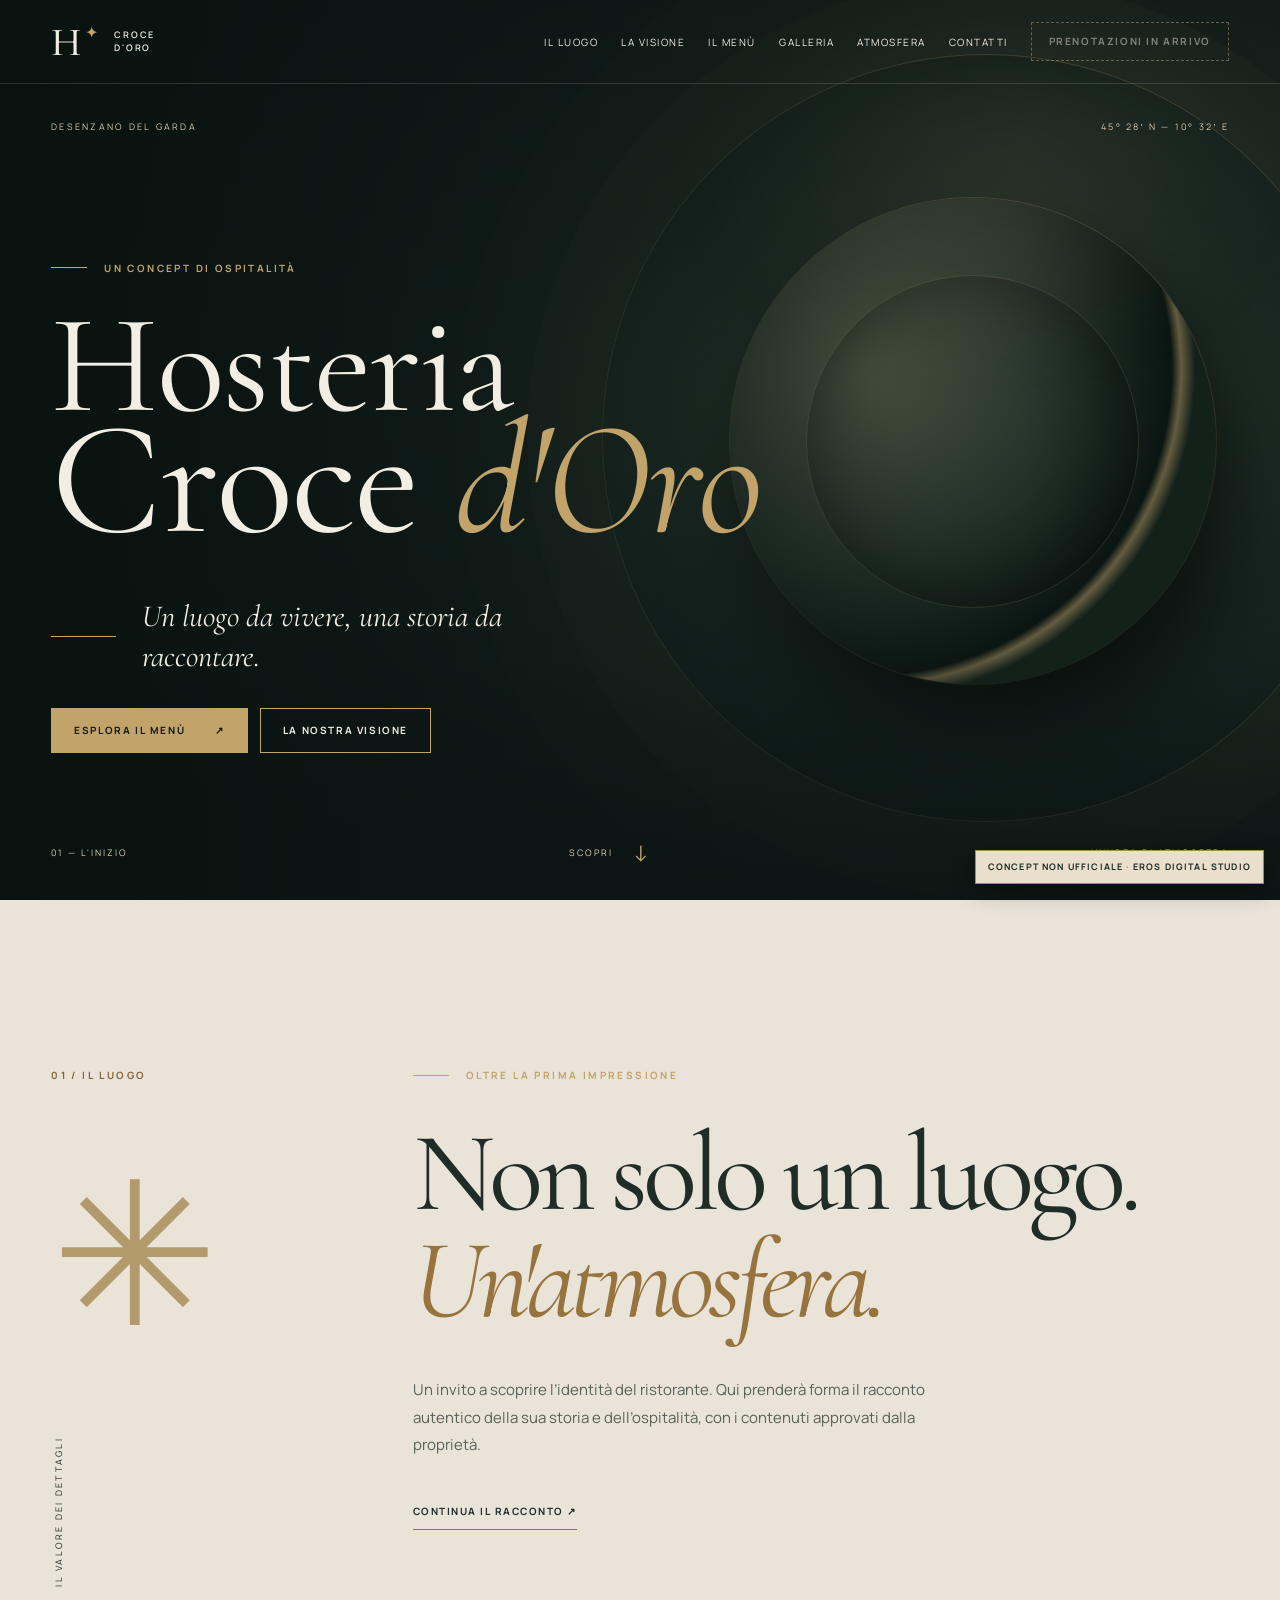
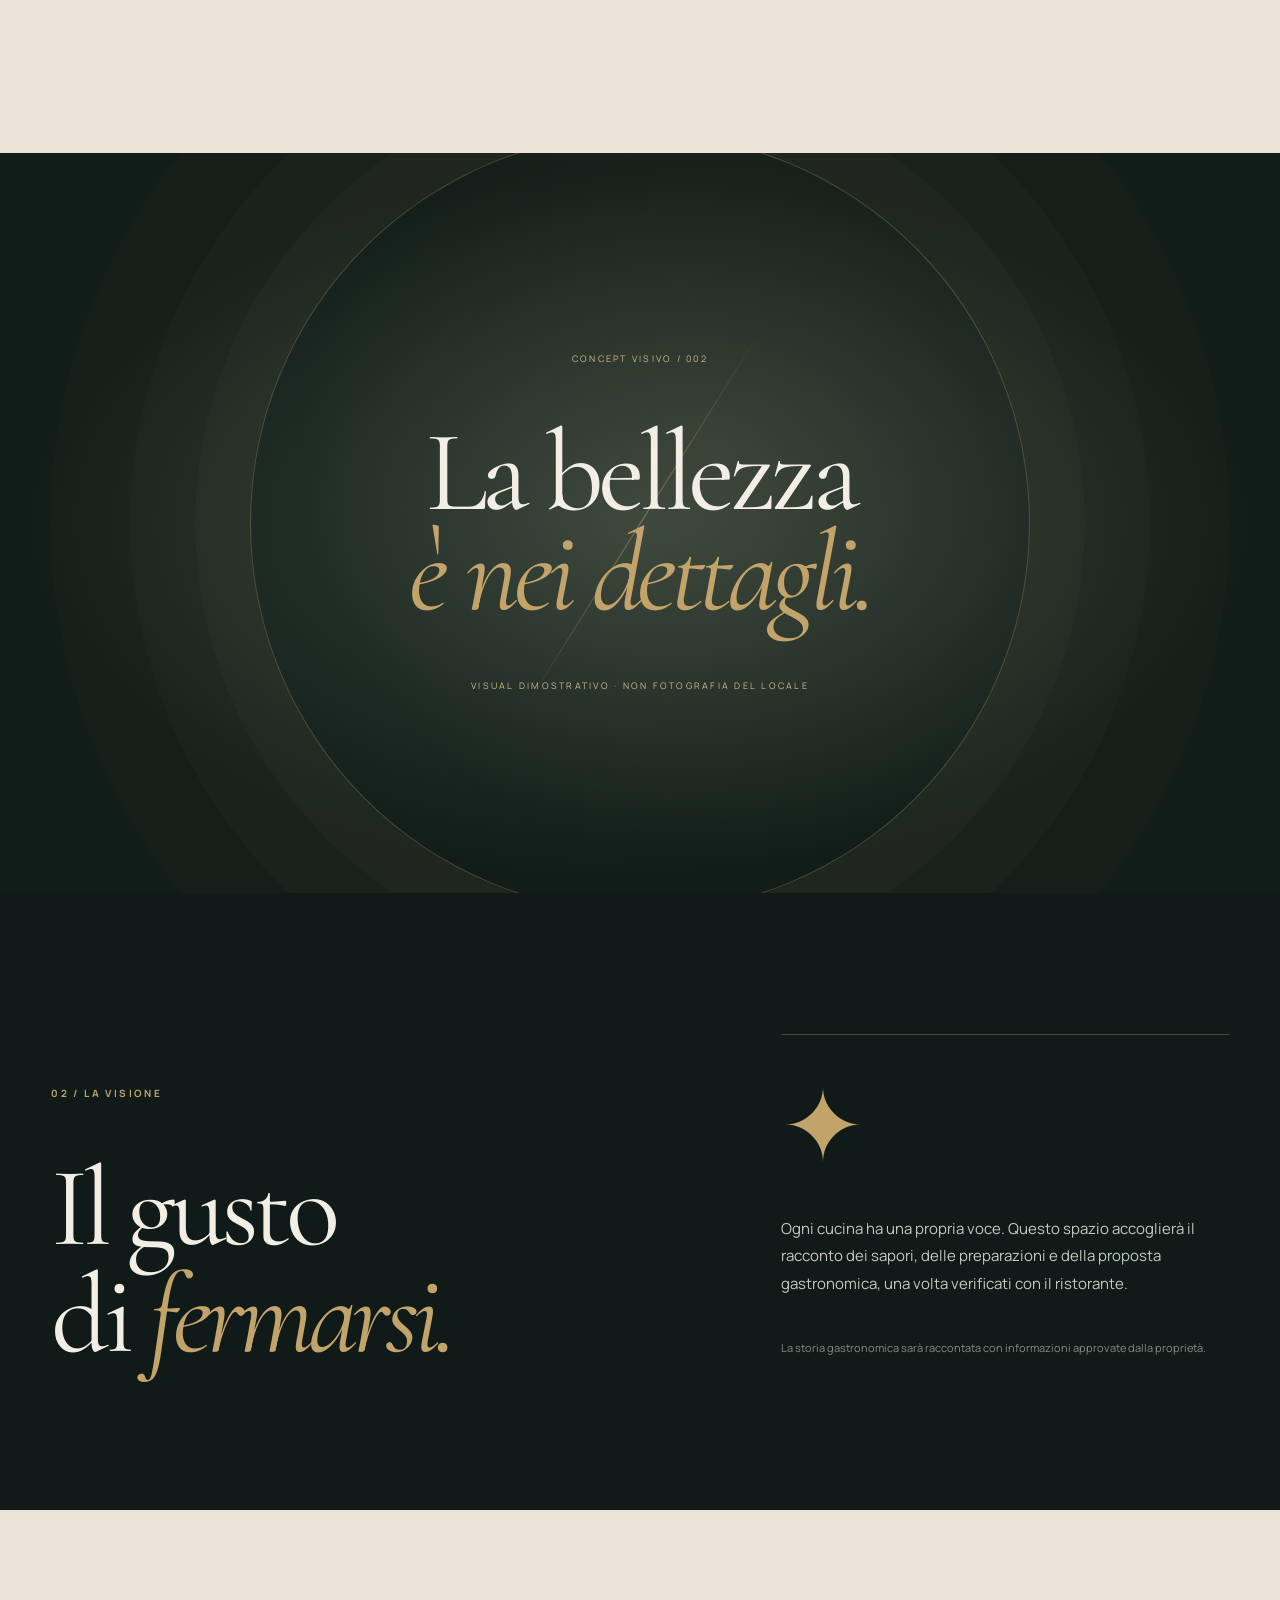
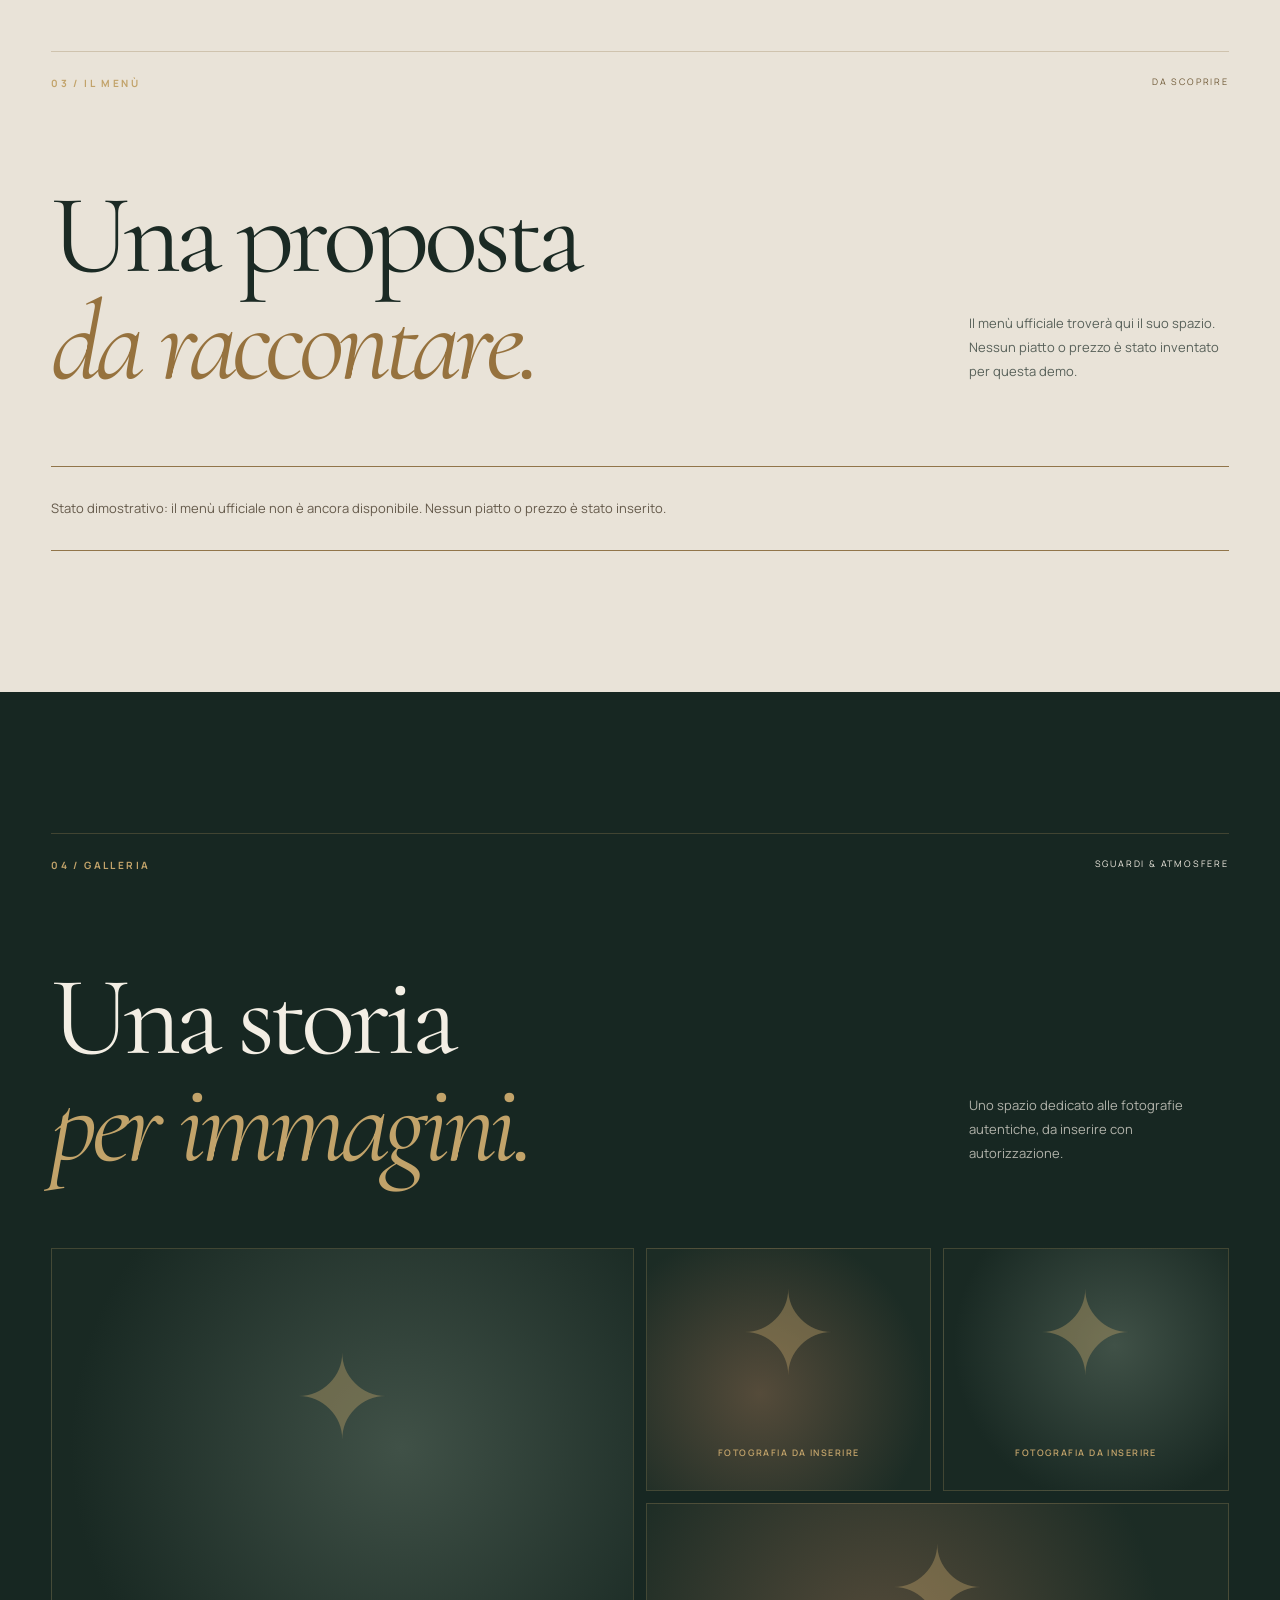
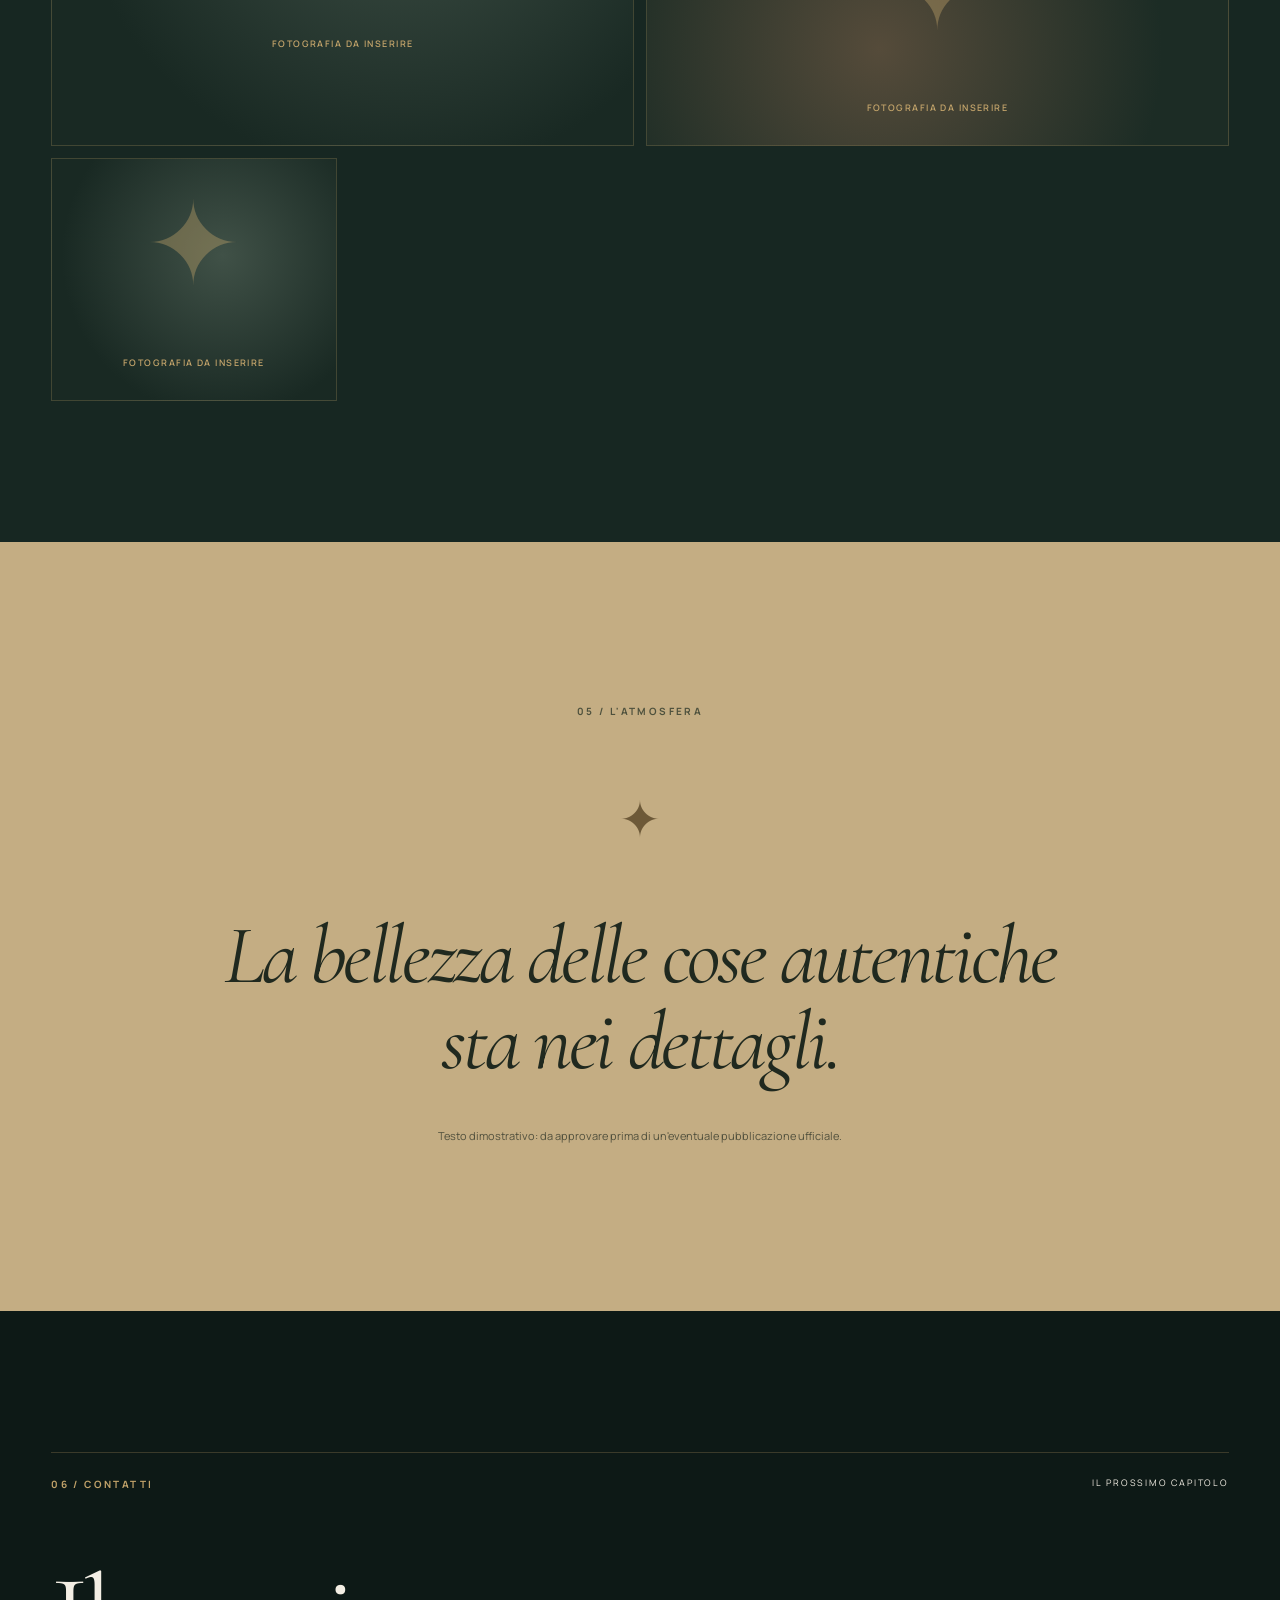
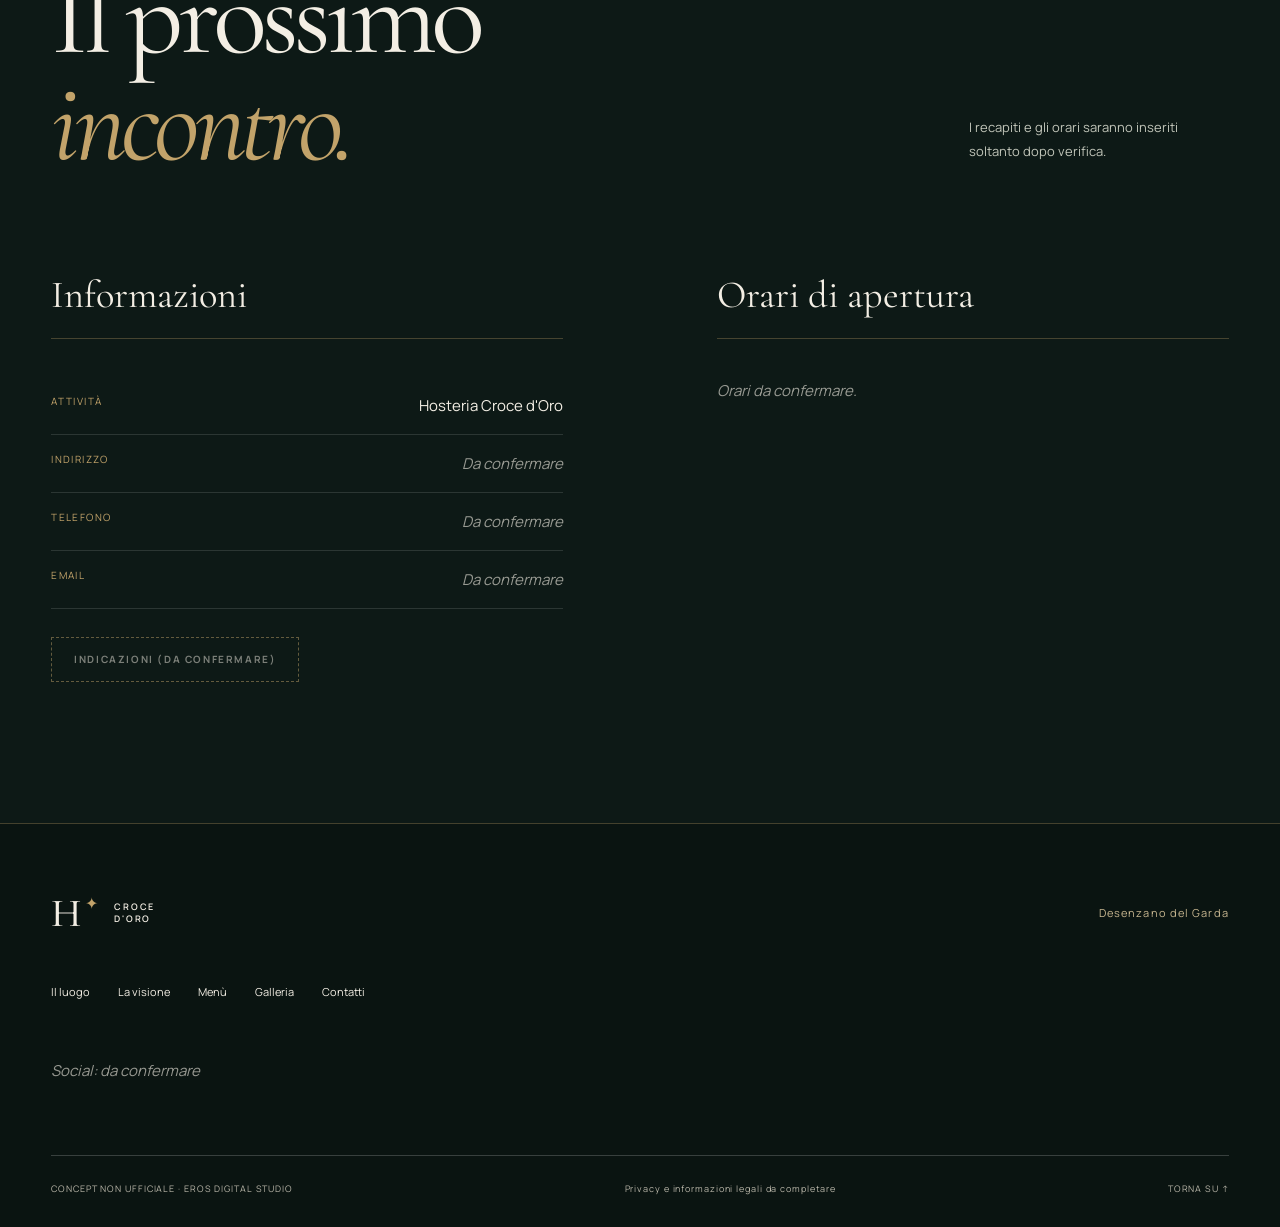
<file: index.html>
<!doctype html>
<html lang="it"><head>
<meta charset="utf-8"><meta name="viewport" content="width=device-width,initial-scale=1">
<title>Hosteria Croce d'Oro — Concept Cinematic Luxury</title>
<meta name="description" content="Concept dimostrativo non ufficiale per Hosteria Croce d'Oro, Desenzano del Garda.">
<meta name="robots" content="noindex,nofollow">
<meta property="og:title" content="Hosteria Croce d'Oro — Concept">
<link rel="icon" href="assets/icons/favicon.svg" type="image/svg+xml">
<link rel="preconnect" href="https://fonts.googleapis.com"><link rel="preconnect" href="https://fonts.gstatic.com" crossorigin>
<link href="https://fonts.googleapis.com/css2?family=Cormorant+Garamond:ital,wght@0,400;0,500;0,600;1,400;1,500&family=Manrope:wght@400;500;600;700&display=swap" rel="stylesheet">
<link rel="stylesheet" href="css/style.css"></head>
<body>
<a class="skip" href="#main">Vai al contenuto</a>
<div class="demo-ribbon">CONCEPT NON UFFICIALE <span>·</span> EROS DIGITAL STUDIO</div>
<header class="header" id="header"><div class="container header__in">
<a href="#top" class="wordmark" aria-label="Hosteria Croce d'Oro, torna all'inizio">H<span class="wordmark__star">✦</span><span class="wordmark__caption">CROCE D'ORO</span></a>
<button class="burger" id="burger" aria-expanded="false" aria-controls="nav" aria-label="Apri il menu"><i></i><i></i></button>
<nav class="nav" id="nav" aria-label="Navigazione principale"><a href="#ristorante">Il luogo</a><a href="#cucina">La visione</a><a href="#menu">Il menù</a><a href="#galleria">Galleria</a><a href="#esperienza">Atmosfera</a><a href="#contatti">Contatti</a><a href="#contatti" class="btn btn--sm" data-book>Contattaci</a></nav>
</div></header>
<nav class="mobile-tabs" aria-label="Navigazione rapida mobile"><a href="#top" data-mobile-tab="home"><span aria-hidden="true">⌂</span><small>Home</small></a><a href="#menu" data-mobile-tab="menu"><span aria-hidden="true">☷</span><small>Menù</small></a><a href="#galleria" data-mobile-tab="gallery"><span aria-hidden="true">▧</span><small>Galleria</small></a><a href="#contatti" data-mobile-tab="contacts"><span aria-hidden="true">⌖</span><small>Contatti</small></a></nav>
<main id="main">
<section class="hero" id="top" aria-labelledby="heroTitle">
<div class="hero__media" data-slot="hero" role="img" aria-label="Scenografia grafica originale, concept senza fotografie del ristorante"><div class="hero__stage" aria-hidden="true"><span class="stage__halo"></span><span class="stage__plate"></span><span class="stage__plate-inner"></span><span class="stage__glow"></span></div></div>
<div class="hero__topline" aria-hidden="true"><span>DESENZANO DEL GARDA</span><span>45° 28′ N — 10° 32′ E</span></div>
<div class="container hero__in"><div class="hero__copy">
<p class="eyebrow">Un concept di ospitalità</p>
<h1 id="heroTitle"><span class="hero__small">Hosteria</span><span class="hero__large">Croce <i>d'Oro</i></span></h1>
<div class="hero__under"><span class="hero__rule" aria-hidden="true"></span><p class="lead" data-text="tagline"></p></div>
<div class="actions"><a class="btn btn--gold" href="#menu">Esplora il menù <span aria-hidden="true">↗</span></a><a class="btn hero__story-link" href="#ristorante">La nostra visione</a><span id="heroCall"></span></div>
</div></div>
<div class="hero__bottom"><span>01 — L'INIZIO</span><a href="#ristorante" class="scroll">SCOPRI <span aria-hidden="true">↓</span></a><span>UN'IDEA DI ATMOSFERA</span></div>
</section>
<section class="manifesto mobile-story" id="ristorante"><div class="container manifesto__grid">
<div class="manifesto__aside reveal"><span class="chapter">01 / IL LUOGO</span><span class="asterisk" aria-hidden="true">✳</span><span class="vertical-label">IL VALORE DEI DETTAGLI</span></div>
<div class="manifesto__main reveal"><p class="eyebrow">Oltre la prima impressione</p><h2>Non solo un luogo.<br><em>Un'atmosfera.</em></h2><p data-text="intro"></p><a class="link" href="#cucina">Continua il racconto <span aria-hidden="true">↗</span></a></div>
</div></section>
<section class="interlude mobile-story" aria-label="Intermezzo grafico"><div class="interlude__scene" aria-hidden="true"><div class="interlude__circle"></div><div class="interlude__stem"></div></div><div class="interlude__copy"><span>CONCEPT VISIVO / 002</span><strong>La bellezza<br><i>è nei dettagli.</i></strong><span>VISUAL DIMOSTRATIVO · NON FOTOGRAFIA DEL LOCALE</span></div></section>
<section class="section section--dark vision mobile-story" id="cucina"><div class="container vision__grid"><div class="vision__title reveal"><span class="chapter">02 / LA VISIONE</span><h2>Il gusto<br>di <em>fermarsi.</em></h2></div><div class="vision__body reveal"><span class="vision__symbol" aria-hidden="true">✦</span><p data-text="kitchen"></p><p class="vision__note">La storia gastronomica sarà raccontata con informazioni approvate dalla proprietà.</p></div></div></section>
<section class="section section--light editorial-menu" id="menu"><div class="container"><div class="section__top"><span class="chapter">03 / IL MENÙ</span><span>DA SCOPRIRE</span></div><div class="editorial-menu__head reveal"><h2>Una proposta<br><em>da raccontare.</em></h2><p>Il menù ufficiale troverà qui il suo spazio. Nessun piatto o prezzo è stato inventato per questa demo.</p></div><div id="menuCategories" class="menu-categories" aria-label="Categorie del menù"></div><div id="menuRoot" class="menu"></div><div id="menuPdf"></div></div></section>
<section class="section section--dark gallery-section" id="galleria"><div class="container"><div class="section__top"><span class="chapter">04 / GALLERIA</span><span>SGUARDI & ATMOSFERE</span></div><div class="gallery-section__head reveal"><h2>Una storia<br><em>per immagini.</em></h2><p>Uno spazio dedicato alle fotografie autentiche, da inserire con autorizzazione.</p></div><div id="gallery" class="gallery"></div></div></section>
<section class="quote-section mobile-story" id="esperienza"><div class="container narrow reveal"><span class="chapter">05 / L'ATMOSFERA</span><span class="quote-section__star" aria-hidden="true">✦</span><blockquote data-text="quote"></blockquote><p class="note">Testo dimostrativo: da approvare prima di un'eventuale pubblicazione ufficiale.</p></div></section>
<section class="section section--dark contact-section" id="contatti"><div class="container"><div class="section__top"><span class="chapter">06 / CONTATTI</span><span>IL PROSSIMO CAPITOLO</span></div><div class="contact-section__heading reveal"><h2>Il prossimo<br><em>incontro.</em></h2><p>I recapiti e gli orari saranno inseriti soltanto dopo verifica.</p></div><div class="contact-section__grid"><div class="reveal"><h3>Informazioni</h3><dl id="contacts" class="contacts"></dl><div class="actions" id="contactActions"></div></div><div class="reveal"><h3>Orari di apertura</h3><div id="hours"></div></div></div></div></section>
</main>
<footer class="footer"><div class="container footer__in"><div class="footer__brand"><a href="#top" class="wordmark">H<span class="wordmark__star">✦</span><span class="wordmark__caption">CROCE D'ORO</span></a><span>Desenzano del Garda</span></div><nav aria-label="Navigazione footer"><a href="#ristorante">Il luogo</a><a href="#cucina">La visione</a><a href="#menu">Menù</a><a href="#galleria">Galleria</a><a href="#contatti">Contatti</a></nav><p id="footSocial"></p><div class="footer__bottom"><span>CONCEPT NON UFFICIALE · EROS DIGITAL STUDIO</span><span>Privacy e informazioni legali da completare</span><a href="#top">TORNA SU ↑</a></div></div></footer>
<dialog class="lightbox" id="lightbox" aria-label="Galleria immagini"><button class="lb__x" id="lbClose" aria-label="Chiudi">×</button><button class="lb__n lb__n--p" id="lbPrev" aria-label="Precedente">‹</button><figure><img id="lbImg" alt=""><figcaption id="lbCap"></figcaption></figure><button class="lb__n lb__n--n" id="lbNext" aria-label="Successiva">›</button></dialog>
<script src="js/content.js"></script><script src="js/gallery.js"></script><script src="js/main.js"></script></body></html>
</file>
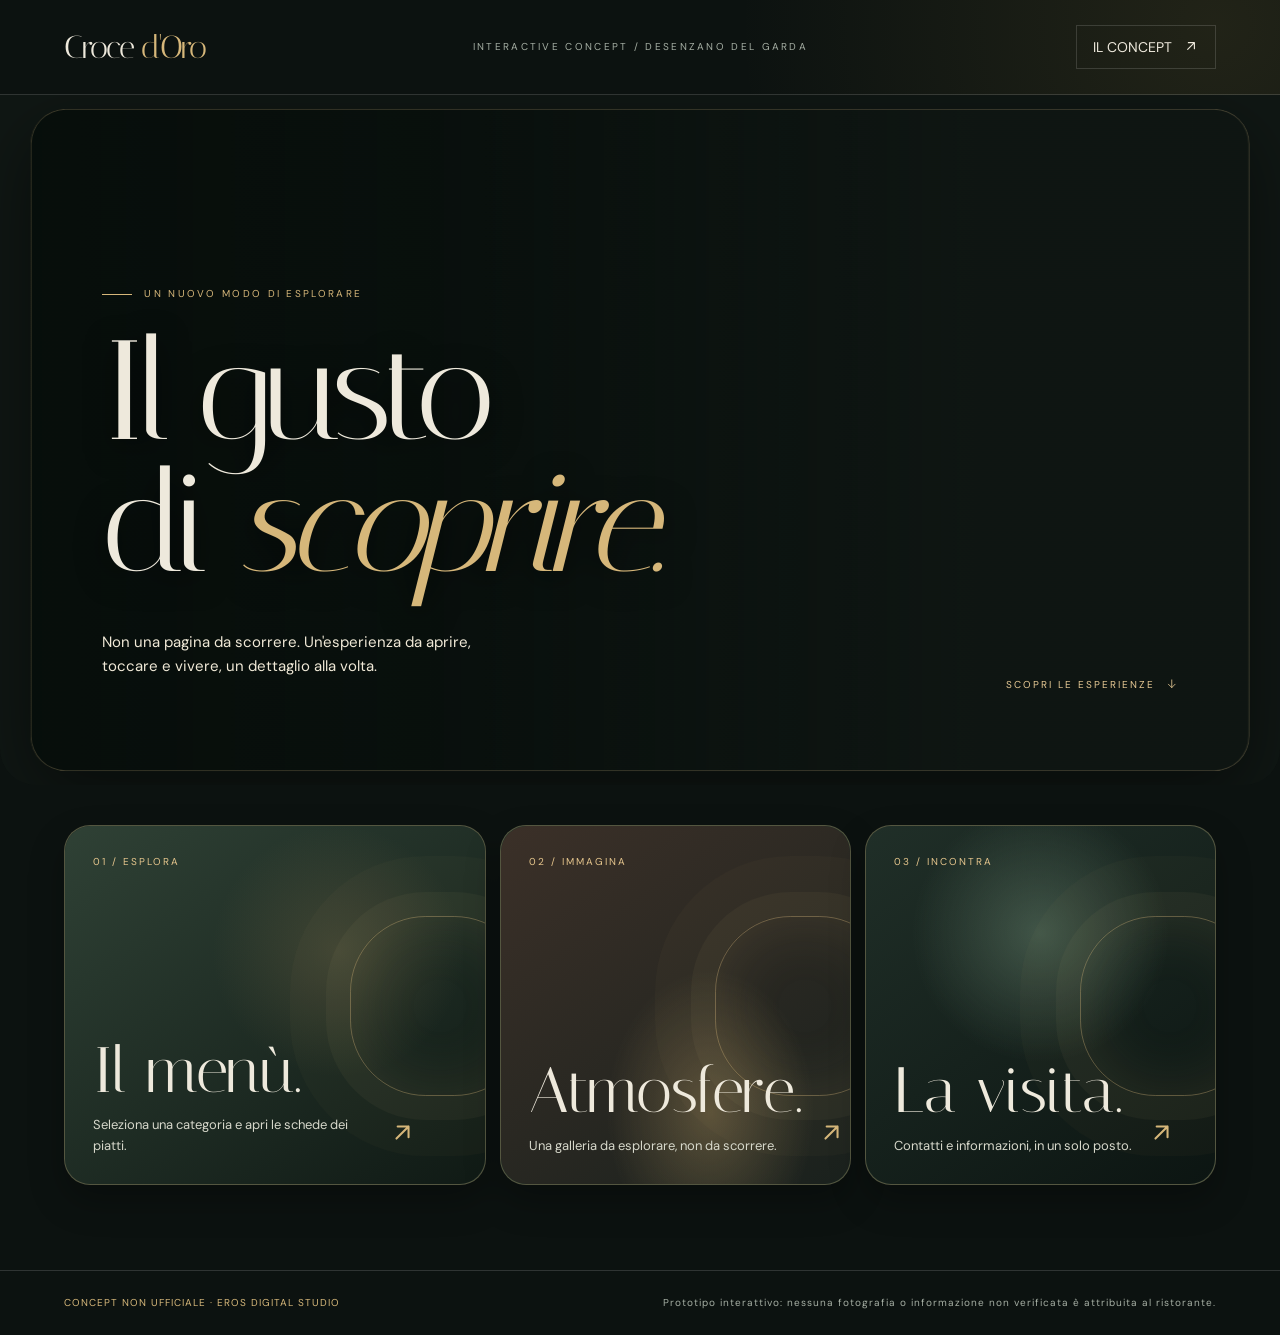
<file: preview/index.html>
<!doctype html>
<html lang="it"><head><meta charset="utf-8"><meta name="viewport" content="width=device-width,initial-scale=1"><meta name="robots" content="noindex,nofollow"><meta name="theme-color" content="#101714"><title>Croce d'Oro — Interactive Concept</title><link rel="preconnect" href="https://fonts.googleapis.com"><link href="https://fonts.googleapis.com/css2?family=DM+Sans:wght@400;500;600;700&family=Italiana&display=swap" rel="stylesheet"><style>
:root{--bg:#101714;--panel:#1b2520;--cream:#eee9dc;--gold:#d6b77a;--muted:#a6afa4;--line:#ffffff25}*{box-sizing:border-box}html{scroll-behavior:smooth}body{margin:0;background:var(--bg);color:var(--cream);font:14px/1.6 "DM Sans",sans-serif}button,a{font:inherit}button{cursor:pointer}button:focus-visible,a:focus-visible{outline:2px solid var(--gold);outline-offset:4px}a{color:inherit;text-decoration:none}.shell{max-width:1440px;margin:auto;min-height:100dvh;position:relative;overflow:hidden}.shell:before{content:"";position:absolute;width:80vw;height:80vw;border-radius:50%;background:radial-gradient(circle,#b79a4b20,transparent 66%);right:-35vw;top:-38vw;pointer-events:none}.top{display:flex;align-items:center;justify-content:space-between;padding:25px clamp(20px,5vw,80px);border-bottom:1px solid var(--line);position:relative;z-index:2}.brand{font:32px "Italiana",serif;letter-spacing:-.06em}.brand span{color:var(--gold)}.top small,.overline,.kicker{font-size:10px;letter-spacing:.23em;text-transform:uppercase;color:var(--gold)}.top small{color:var(--muted)}.top button{border:1px solid var(--line);background:none;color:var(--cream);padding:10px 16px}.intro{padding:clamp(65px,10vw,140px) clamp(20px,8vw,125px) 30px;position:relative}.intro .kicker{display:flex;align-items:center;gap:12px}.intro .kicker:before{content:"";width:30px;height:1px;background:var(--gold)}h1,h2,h3{font-family:"Italiana",Georgia,serif;font-weight:400;line-height:.94}h1{font-size:clamp(75px,12vw,190px);letter-spacing:-.055em;margin:23px 0 25px}h1 em{font-weight:400;color:var(--gold)}.intro__bottom{display:flex;justify-content:space-between;align-items:end;gap:25px}.intro__bottom p{max-width:410px;color:var(--muted);font-size:15px}.intro__bottom span{font-size:10px;letter-spacing:.2em;color:var(--gold)}.cards{display:grid;grid-template-columns:1.2fr 1fr 1fr;gap:14px;padding:40px clamp(20px,5vw,80px) 85px}.tile{position:relative;isolation:isolate;overflow:hidden;min-height:360px;text-align:left;padding:28px;border:1px solid #d6b77a44;color:var(--cream);background:#25332b;display:flex;flex-direction:column;justify-content:space-between;transition:transform .5s cubic-bezier(.2,.8,.2,1),border-color .3s}.tile:before{content:"";position:absolute;inset:0;z-index:-1;transition:transform .8s,opacity .5s;background:radial-gradient(circle at 65% 35%,#8e795047,transparent 35%),linear-gradient(145deg,#2f4135,#101a15)}.tile:nth-child(2):before{background:radial-gradient(ellipse at 60% 80%,#c5a56955,transparent 35%),linear-gradient(145deg,#3b3028,#1a211d)}.tile:nth-child(3):before{background:radial-gradient(circle at 50% 30%,#647f6b88,transparent 42%),linear-gradient(145deg,#202f28,#0c1512)}.tile:hover,.tile:focus-visible{transform:translateY(-9px);border-color:var(--gold)}.tile:hover:before{transform:scale(1.1)}.tile .number{font-size:10px;letter-spacing:.2em;color:#e6c68d}.tile__graphic{position:absolute;z-index:-1;width:180px;height:180px;border-radius:50%;border:1px solid #d6b77a66;top:25%;right:0;transform:translateX(25%);box-shadow:0 0 0 24px #d6b77a0a,0 0 0 60px #d6b77a08}.tile h2{font-size:clamp(48px,5vw,78px);margin:0 0 14px}.tile p{margin:0;color:#d7d8cb;max-width:280px;font-size:13px}.tile__bottom{display:flex;justify-content:space-between;align-items:end;gap:15px}.tile__arrow{font-size:30px;color:var(--gold)}.foot{border-top:1px solid var(--line);display:flex;justify-content:space-between;gap:20px;padding:24px clamp(20px,5vw,80px);font-size:10px;letter-spacing:.1em;color:var(--muted)}.foot span:first-child{color:var(--gold)}.overlay{position:fixed;z-index:10;inset:0;background:#040806b8;display:grid;place-items:center;padding:18px;opacity:0;visibility:hidden;transition:opacity .3s,visibility .3s}.overlay.open{opacity:1;visibility:visible}.panel{position:relative;background:#eae4d8;color:#15221b;width:min(850px,100%);max-height:min(88dvh,900px);overflow-y:auto;transform:translateY(35px) scale(.97);transition:transform .45s cubic-bezier(.2,.8,.2,1);border:1px solid #d2bb90}.overlay.open .panel{transform:none}.panel__top{display:flex;justify-content:space-between;align-items:center;padding:24px clamp(20px,5vw,50px);border-bottom:1px solid #20382c33;position:sticky;top:0;background:#eae4d8;z-index:2}.panel__top span{font-size:10px;letter-spacing:.18em;color:#816139}.close{background:transparent;border:1px solid #17302666;border-radius:50%;height:42px;width:42px;font-size:24px;color:#15221b}.panel__body{padding:38px clamp(20px,5vw,50px) 65px}.panel h2{font-size:clamp(65px,9vw,110px);margin:0 0 20px}.panel .subtitle{max-width:540px;color:#5b6257}.chips{display:flex;gap:8px;overflow-x:auto;padding:22px 0;margin-bottom:20px}.chip{border:1px solid #8c7957;background:none;padding:10px 16px;white-space:nowrap;color:#26372e;font-size:12px}.chip.active{background:#23372b;color:#f4ead7}.dish{width:100%;border:0;border-bottom:1px solid #15271a44;padding:22px 0;display:flex;justify-content:space-between;align-items:center;gap:20px;background:none;text-align:left;color:#192b20}.dish strong{font:30px "Italiana",serif}.dish small{display:block;color:#6b6d60;font-size:12px}.dish .plus{font-size:27px;color:#87673c}.dish-detail{background:#f8f4ec;border-left:2px solid #a68b57;padding:22px;margin-top:15px;animation:slide .3s both}.dish-detail p{color:#5b6257}.dish-detail button{background:#23372b;color:white;border:0;padding:12px 16px}.placeholder{padding:30px;border:1px dashed #9b855e;background:#ffffff55;color:#605b4c}.contact-row{display:flex;justify-content:space-between;gap:20px;border-bottom:1px solid #15271a44;padding:20px 0}.contact-row span{color:#6d715f}.visual-demo{min-height:230px;background:radial-gradient(circle at 50% 45%,#9d835a88,transparent 30%),linear-gradient(145deg,#314338,#111e19);display:grid;place-items:center;color:#e2c78c;font:65px "Italiana",serif;margin:20px 0}.panel__action{display:inline-block;margin-top:25px;border:1px solid #21392a;padding:13px 20px;color:#203829}.notice{font-size:11px;color:#756a58;margin-top:25px}.gallery-grid{display:grid;grid-template-columns:1fr 1fr;gap:10px}.gallery-grid .visual-demo{margin:0;min-height:190px}.gallery-grid .visual-demo:nth-child(2){background:radial-gradient(circle,#aa8d5c88,transparent 35%),#24392c}.gallery-grid .visual-demo:nth-child(3){background:radial-gradient(circle,#6d927a88,transparent 35%),#28352b}.gallery-grid .visual-demo:nth-child(4){background:radial-gradient(circle,#d6b77a77,transparent 35%),#19231e}@keyframes slide{from{opacity:0;transform:translateY(-8px)}to{opacity:1;transform:translateY(0)}}@media(max-width:800px){.top small{display:none}.intro{padding-top:75px}.intro__bottom{align-items:start;flex-direction:column;gap:5px}.cards{grid-template-columns:1fr 1fr;padding-top:25px}.tile{min-height:260px}.tile:first-child{grid-column:1/-1;min-height:280px}.tile h2{font-size:clamp(40px,7vw,65px)}}@media(max-width:520px){.top{padding:19px 20px}.brand{font-size:28px}.intro{padding:55px 20px 10px}h1{font-size:clamp(72px,17vw,110px);margin:18px 0}.intro__bottom p{font-size:13px}.intro__bottom span{display:none}.cards{grid-template-columns:1fr 1fr;gap:9px;padding:20px 14px 35px}.tile{padding:17px;min-height:195px}.tile:first-child{min-height:235px}.tile h2{font-size:clamp(35px,9vw,58px)}.tile:first-child h2{font-size:62px}.tile p{font-size:11px;line-height:1.5}.tile__graphic{width:125px;height:125px}.tile__arrow{font-size:24px}.foot{padding:20px;font-size:9px;flex-direction:column;gap:5px}.panel{max-height:94dvh}.panel__body{padding-top:30px}.panel h2{font-size:70px}.gallery-grid .visual-demo{min-height:140px}}@media(prefers-reduced-motion:reduce){*,*:before,*:after{animation:none!important;transition:none!important;scroll-behavior:auto!important}}
</style></head><body><div class="shell"><header class="top"><a class="brand" href="#" aria-label="Torna all'inizio">Croce <span>d'Oro</span></a><small>INTERACTIVE CONCEPT / DESENZANO DEL GARDA</small><button id="aboutBtn">IL CONCEPT <svg class="ui-icon" viewBox="0 0 24 24" fill="none" stroke="currentColor" stroke-width="1.7" stroke-linecap="round" stroke-linejoin="round" aria-hidden="true"><path d="M7 17 17 7M8 7h9v9"/></svg></button></header><main><section class="intro"><div class="kicker">Un nuovo modo di esplorare</div><h1>Il gusto<br>di <em>scoprire.</em></h1><div class="intro__bottom"><p>Non una pagina da scorrere. Un'esperienza da aprire, toccare e vivere, un dettaglio alla volta.</p><span>SCOPRI LE ESPERIENZE <svg class="ui-icon" viewBox="0 0 24 24" fill="none" stroke="currentColor" stroke-width="1.7" stroke-linecap="round" stroke-linejoin="round" aria-hidden="true"><path d="M12 4v16m-7-7 7 7 7-7"/></svg></span></div></section><section class="cards" aria-label="Esplora il sito"><button class="tile" data-open="menu"><span class="number">01 / ESPLORA</span><span class="tile__graphic" aria-hidden="true"></span><span class="tile__bottom"><span><h2>Il menù.</h2><p>Seleziona una categoria e apri le schede dei piatti.</p></span><span class="tile__arrow"><svg class="ui-icon" viewBox="0 0 24 24" fill="none" stroke="currentColor" stroke-width="1.7" stroke-linecap="round" stroke-linejoin="round" aria-hidden="true"><path d="M7 17 17 7M8 7h9v9"/></svg></span></span></button><button class="tile" data-open="gallery"><span class="number">02 / IMMAGINA</span><span class="tile__graphic" aria-hidden="true"></span><span class="tile__bottom"><span><h2>Atmosfere.</h2><p>Una galleria da esplorare, non da scorrere.</p></span><span class="tile__arrow"><svg class="ui-icon" viewBox="0 0 24 24" fill="none" stroke="currentColor" stroke-width="1.7" stroke-linecap="round" stroke-linejoin="round" aria-hidden="true"><path d="M7 17 17 7M8 7h9v9"/></svg></span></span></button><button class="tile" data-open="visit"><span class="number">03 / INCONTRA</span><span class="tile__graphic" aria-hidden="true"></span><span class="tile__bottom"><span><h2>La visita.</h2><p>Contatti e informazioni, in un solo posto.</p></span><span class="tile__arrow"><svg class="ui-icon" viewBox="0 0 24 24" fill="none" stroke="currentColor" stroke-width="1.7" stroke-linecap="round" stroke-linejoin="round" aria-hidden="true"><path d="M7 17 17 7M8 7h9v9"/></svg></span></span></button></section></main><footer class="foot"><span>CONCEPT NON UFFICIALE · EROS DIGITAL STUDIO</span><span>Prototipo interattivo: nessuna fotografia o informazione non verificata è attribuita al ristorante.</span></footer></div><div class="overlay" id="overlay" aria-hidden="true"><section class="panel" role="dialog" aria-modal="true" aria-labelledby="panelTitle"><div class="panel__top"><span id="panelIndex">ESPERIENZA / 01</span><button class="close" id="close" aria-label="Chiudi scheda"><svg class="ui-icon" viewBox="0 0 24 24" fill="none" stroke="currentColor" stroke-width="1.7" stroke-linecap="round" aria-hidden="true"><path d="M6 6l12 12M18 6 6 18"/></svg></button></div><div class="panel__body" id="panelBody"></div></section></div><script>
const overlay=document.getElementById('overlay'),body=document.getElementById('panelBody'),index=document.getElementById('panelIndex');let previousFocus=null;
const categories=['Antipasti','Primi','Secondi','Dolci','Bevande'];let activeCategory=0;
function menuView(){body.innerHTML='<h2 id="panelTitle">Il menù.</h2><p class="subtitle">Un menù digitale esplorabile. Le schede sottostanti sono dimostrative: i piatti, gli ingredienti e i prezzi reali saranno inseriti soltanto dopo conferma.</p><div class="chips" id="chips"></div><div id="dishes"></div>';renderCategory()}
function renderCategory(){document.getElementById('chips').innerHTML=categories.map((c,i)=>'<button class="chip '+(i===activeCategory?'active':'')+'" data-cat="'+i+'" aria-pressed="'+(i===activeCategory)+'">'+c+'</button>').join('');document.getElementById('dishes').innerHTML='<button class="dish" id="sampleDish" aria-expanded="false"><span><strong>Scheda dimostrativa</strong><small>'+categories[activeCategory]+' · Esempio di interazione</small></span><span class="plus"><svg class="ui-icon" viewBox="0 0 24 24" fill="none" stroke="currentColor" stroke-width="1.7" stroke-linecap="round" aria-hidden="true"><path d="M12 5v14M5 12h14"/></svg></span></button><div id="dishDetail"></div><div class="placeholder">In attesa del menù ufficiale: nessun piatto, allergene o prezzo inventato.</div>';document.querySelectorAll('[data-cat]').forEach(b=>b.onclick=()=>{activeCategory=Number(b.dataset.cat);renderCategory()});document.getElementById('sampleDish').onclick=()=>{const el=document.getElementById('dishDetail'),open=!!el.innerHTML;el.innerHTML=open?'':'<div class="dish-detail"><strong>Dettagli del piatto</strong><p>Qui appariranno fotografia, descrizione, ingredienti, allergeni e prezzo verificati. Questa è una scheda realmente apribile.</p><button type="button" id="closeDetail">Chiudi dettagli</button></div>';document.getElementById('sampleDish').setAttribute('aria-expanded',String(!open));if(!open)document.getElementById('closeDetail').onclick=()=>document.getElementById('sampleDish').click()}}
function openPanel(type){previousFocus=document.activeElement;index.textContent=type==='menu'?'ESPERIENZA / 01':type==='gallery'?'ESPERIENZA / 02':type==='visit'?'ESPERIENZA / 03':'IL PROGETTO';if(type==='menu')menuView();if(type==='gallery')body.innerHTML='<h2 id="panelTitle">Atmosfere.</h2><p class="subtitle">Quattro composizioni grafiche temporanee. In seguito, i visual autorizzati o i concept Higgsfield potranno aprirsi in una galleria immersiva.</p><div class="gallery-grid"><div class="visual-demo">01</div><div class="visual-demo">02</div><div class="visual-demo">03</div><div class="visual-demo">04</div></div><p class="notice">Le immagini sono grafiche astratte, non fotografie del ristorante.</p>';if(type==='visit')body.innerHTML='<h2 id="panelTitle">La visita.</h2><p class="subtitle">Tutte le informazioni utili, senza scorrere una pagina infinita.</p><div class="contact-row"><strong>Località</strong><span>Desenzano del Garda</span></div><div class="contact-row"><strong>Indirizzo</strong><span>Da verificare</span></div><div class="contact-row"><strong>Telefono</strong><span>Da verificare</span></div><div class="contact-row"><strong>Orari</strong><span>Da verificare</span></div><p class="notice">Nessuna prenotazione attiva finché non viene collegato un sistema ufficiale.</p>';if(type==='about')body.innerHTML='<h2 id="panelTitle">Un altro<br>modo di esserci.</h2><p class="subtitle">Questo prototipo esplora un’identità digitale originale: tre schede interattive, pannelli animati, menù a categorie e navigazione compatta. Non è il sito ufficiale di Hosteria Croce d’Oro.</p><div class="visual-demo">✦</div><p class="notice">Creato da Eros Digital Studio. Nessun credito Higgsfield utilizzato.</p>';overlay.classList.add('open');overlay.setAttribute('aria-hidden','false');document.body.style.overflow='hidden';document.getElementById('close').focus()}
function closePanel(){overlay.classList.remove('open');overlay.setAttribute('aria-hidden','true');document.body.style.overflow='';previousFocus?.focus()}
document.querySelectorAll('[data-open]').forEach(el=>el.addEventListener('click',()=>openPanel(el.dataset.open)));document.getElementById('aboutBtn').onclick=()=>openPanel('about');document.getElementById('close').onclick=closePanel;overlay.addEventListener('click',e=>{if(e.target===overlay)closePanel()});document.addEventListener('keydown',e=>{if(!overlay.classList.contains('open'))return;if(e.key==='Escape')closePanel();if(e.key==='Tab'){const f=[...overlay.querySelectorAll('button:not([disabled]),a[href]')].filter(el=>el.getClientRects().length);if(!f.length)return;const first=f[0],last=f[f.length-1];if(e.shiftKey&&document.activeElement===first){e.preventDefault();last.focus()}else if(!e.shiftKey&&document.activeElement===last){e.preventDefault();first.focus()}}});
</script><style>
/* Dark Luxury V2: rounded art direction and kinetic interface */
:root{--radius:26px}
body{background:#0c1210}
.shell{overflow:clip}
.intro{isolation:isolate;min-height:650px;display:flex;flex-direction:column;justify-content:center}
.intro:after{content:"";position:absolute;z-index:-1;right:3%;top:10%;width:min(44vw,560px);height:min(48vw,590px);border-radius:40% 40% 25% 25%;background:radial-gradient(ellipse at 52% 33%,#e5c68e4d 0%,#a0773d35 18%,transparent 54%),radial-gradient(ellipse at 48% 78%,#927a55 1%,#171f19 36%,#0b100e 61%);box-shadow:inset 0 0 0 1px #d6b77a4d,0 35px 90px #0008;transform:translate3d(var(--hero-x,0px),var(--hero-y,0px),0);transition:transform .2s ease-out;pointer-events:none}
.intro h1{position:relative;z-index:1;text-shadow:0 8px 50px #050b08aa}
.intro .kicker,.intro__bottom{position:relative;z-index:1}
.cards{perspective:1300px}
.tile{border-radius:var(--radius);transform-style:preserve-3d;will-change:transform;transition:transform .3s ease,box-shadow .3s ease,border-color .3s ease;box-shadow:0 16px 35px #0004}
.tile:hover,.tile:focus-visible{transform:translateY(-8px) rotateX(var(--rx,0deg)) rotateY(var(--ry,0deg));box-shadow:0 28px 60px #0008,0 0 0 1px #d6b77a55}
.tile:before{border-radius:inherit}
.tile__graphic{border-radius:42%;box-shadow:0 0 0 24px #d6b77a0c,0 0 0 60px #d6b77a07,inset 0 0 65px #d6b77a20;transition:transform .55s}
.tile:hover .tile__graphic{transform:translateX(15%) scale(1.1) rotate(12deg)}
.tile__bottom,.tile .number{transform:translateZ(30px)}
.panel{border-radius:28px;box-shadow:0 45px 140px #000a}
.panel__top{border-radius:28px 28px 0 0}
.visual-demo{border-radius:22px;position:relative;overflow:hidden}
.visual-demo:after{content:"";position:absolute;inset:8px;border:1px solid #d6b77a55;border-radius:17px;pointer-events:none}
.gallery-grid{gap:16px}
.gallery-grid .visual-demo{border-radius:20px}
.dish{transition:padding .25s,background .25s;border-radius:12px}
.dish:hover{padding-inline:12px;background:#d7cbb55c}
.dish-detail{border-radius:0 16px 16px 0}
.reveal-kinetic{opacity:0;transform:translateY(45px) scale(.97);transition:opacity .8s cubic-bezier(.2,.8,.2,1),transform .8s cubic-bezier(.2,.8,.2,1)}
.reveal-kinetic.is-visible{opacity:1;transform:translateY(0) scale(1)}
.progress-track{position:fixed;z-index:12;top:0;left:0;right:0;height:2px;pointer-events:none}
.progress-bar{height:100%;width:100%;background:var(--gold);transform:scaleX(0);transform-origin:left}
.cursor-glow{position:fixed;z-index:1;width:340px;height:340px;left:0;top:0;border-radius:50%;pointer-events:none;background:radial-gradient(circle,#d6b77a12,transparent 65%);transform:translate3d(calc(var(--cursor-x,-500px) - 170px),calc(var(--cursor-y,-500px) - 170px),0)}
@media(max-width:800px){.intro{min-height:540px}.intro:after{width:70vw;height:75vw;right:-17vw;top:17%;opacity:.7}.tile:hover{transform:none}}
@media(max-width:520px){.intro{min-height:470px;padding-top:85px}.intro:after{width:80vw;height:90vw;right:-35vw;top:16%;opacity:.55}.tile{border-radius:20px}.tile__graphic{border-radius:40%}.panel{border-radius:22px}.panel__top{border-radius:22px 22px 0 0}.gallery-grid{gap:9px}}
@media(hover:none),(prefers-reduced-motion:reduce){.cursor-glow{display:none}.tile:hover{transform:none}.intro:after{transform:none}.reveal-kinetic{opacity:1;transform:none}}
</style><div class="progress-track" aria-hidden="true"><div class="progress-bar" id="progress"></div></div><div class="cursor-glow" aria-hidden="true"></div><script>
(()=>{
 const fine=matchMedia('(hover:hover) and (pointer:fine) and (prefers-reduced-motion:no-preference)').matches;
 const reduced=matchMedia('(prefers-reduced-motion:reduce)').matches;
 const intro=document.querySelector('.intro'),progress=document.getElementById('progress');
 const reveal=[document.querySelector('.intro .kicker'),document.querySelector('.intro h1'),document.querySelector('.intro__bottom'),...document.querySelectorAll('.tile')];
 reveal.forEach(el=>el?.classList.add('reveal-kinetic'));
 if(!reduced&&'IntersectionObserver' in window){const io=new IntersectionObserver(entries=>entries.forEach(entry=>{if(entry.isIntersecting){entry.target.classList.add('is-visible');io.unobserve(entry.target)}}),{threshold:.12});reveal.forEach(el=>el&&io.observe(el))}
 else reveal.forEach(el=>el?.classList.add('is-visible'));
 const update=()=>{const max=document.documentElement.scrollHeight-innerHeight;progress.style.transform='scaleX('+(max>0?scrollY/max:0)+')'};
 addEventListener('scroll',update,{passive:true});addEventListener('resize',update);update();
 if(!fine)return;
 // One animation loop for all pointer-driven effects. Never animate layout properties.
 const glow=document.querySelector('.cursor-glow');
 const tiles=[...document.querySelectorAll('.tile')];
 let targetX=-500,targetY=-500,currentX=-500,currentY=-500;
 let active=false,visible=false,raf=0,last=0;
 const tilt=new Map(tiles.map(el=>[el,{x:0,y:0,tx:0,ty:0}]));
 const lerp=(a,b,t)=>a+(b-a)*t;
 function frame(time){
   const dt=Math.min(48,time-(last||time));last=time;
   const follow=1-Math.exp(-dt/75);
   currentX=lerp(currentX,targetX,follow);
   currentY=lerp(currentY,targetY,follow);
   glow.style.transform='translate3d('+(currentX-170)+'px,'+(currentY-170)+'px,0)';
   glow.style.opacity=visible?'1':'0';
   let moving=Math.abs(currentX-targetX)+Math.abs(currentY-targetY)>0.4;
   for(const [tile,t] of tilt){
     t.x=lerp(t.x,t.tx,follow);t.y=lerp(t.y,t.ty,follow);
     tile.style.setProperty('--rx',t.x.toFixed(2)+'deg');
     tile.style.setProperty('--ry',t.y.toFixed(2)+'deg');
     if(Math.abs(t.x-t.tx)+Math.abs(t.y-t.ty)>.03)moving=true;
   }
   const hx=active?Math.max(-9,Math.min(9,(targetX/innerWidth-.5)*18)):0;
   const hy=active?Math.max(-6,Math.min(6,(targetY/innerHeight-.5)*12)):0;
   intro.style.setProperty('--hero-x',hx.toFixed(2)+'px');
   intro.style.setProperty('--hero-y',hy.toFixed(2)+'px');
   raf=0;
   if(moving)requestTick();
 }
 function requestTick(){if(!raf)raf=requestAnimationFrame(frame)}
 document.addEventListener('pointermove',e=>{
   if(e.pointerType==='touch')return;
   targetX=e.clientX;targetY=e.clientY;
   const rect=intro.getBoundingClientRect();
   active=e.clientX>=rect.left&&e.clientX<=rect.right&&e.clientY>=rect.top&&e.clientY<=rect.bottom;
   visible=!document.querySelector('.overlay.open')&&e.clientX>=0&&e.clientX<=innerWidth&&e.clientY>=0&&e.clientY<=innerHeight;
   for(const [tile,t] of tilt){
     const r=tile.getBoundingClientRect();
     if(e.clientX>=r.left&&e.clientX<=r.right&&e.clientY>=r.top&&e.clientY<=r.bottom){
       t.tx=Math.max(-4,Math.min(4,-((e.clientY-r.top)/r.height-.5)*8));
       t.ty=Math.max(-4,Math.min(4,((e.clientX-r.left)/r.width-.5)*8));
     }else{t.tx=0;t.ty=0}
   }
   requestTick();
 },{passive:true});
 document.addEventListener('pointerout',e=>{
   if(!e.relatedTarget){visible=false;active=false;for(const t of tilt.values()){t.tx=0;t.ty=0}requestTick()}
 });
 window.addEventListener('blur',()=>{visible=false;active=false;for(const t of tilt.values()){t.tx=0;t.ty=0}requestTick()});
 document.addEventListener('visibilitychange',()=>{if(document.hidden){visible=false;active=false;for(const t of tilt.values()){t.tx=0;t.ty=0}requestTick()}});

})();
</script><style>.ui-icon{width:1.15em;height:1.15em;display:inline-block;vertical-align:-.17em;flex-shrink:0}.tile__arrow .ui-icon{width:29px;height:29px}.close{display:grid;place-items:center}.close .ui-icon{width:21px;height:21px}.plus .ui-icon{width:24px;height:24px}.intro__bottom>span .ui-icon{margin-left:6px}.top button .ui-icon{margin-left:7px}@media(hover:none){.tile{touch-action:manipulation}.tile:active{transform:scale(.98);border-color:var(--gold)}.tile__arrow{display:grid;place-items:center;min-width:34px;min-height:34px;border:1px solid #d6b77a66;border-radius:50%}.tile__arrow .ui-icon{width:18px;height:18px}}</style><style>
/* Higgsfield FLUX.2 Pro generated concept visual: cinematic hero integration */
.intro{position:relative;min-height:690px;overflow:hidden;border-radius:0 0 36px 36px;background:#101714}
.intro:after{display:none!important}
.intro::before{content:"";position:absolute;inset:25px clamp(18px,4vw,60px);border-radius:34px;background:linear-gradient(90deg,rgba(7,14,11,.95) 0%,rgba(7,14,11,.75) 35%,rgba(7,14,11,.10) 78%),url("https://d8j0ntlcm91z4.cloudfront.net/user_3LqQO23O0FHCXDc3zQuOIUtY2aq/hf_20261111_002424_779b6c03-8664-4634-858a-a2eaf4a8b7df.png") center center/cover no-repeat;box-shadow:inset 0 0 0 1px #e1c28d40,0 24px 70px #0007;transform:scale(1.035) translate3d(var(--hero-x,0px),var(--hero-y,0px),0);transition:transform .35s ease-out;will-change:transform}
.intro h1{font-size:clamp(75px,11vw,168px);text-shadow:0 8px 30px #000a}
.intro .kicker,.intro__bottom,.intro h1{position:relative;z-index:1}
.intro__bottom p{color:#f0e9d7}
.intro__bottom span{color:#e7c994}
@media(max-width:800px){.intro{min-height:620px}.intro::before{inset:16px;background-position:60% center;background-image:linear-gradient(90deg,rgba(7,14,11,.90),rgba(7,14,11,.36)),url("https://d8j0ntlcm91z4.cloudfront.net/user_3LqQO23O0FHCXDc3zQuOIUtY2aq/hf_20261111_002424_779b6c03-8664-4634-858a-a2eaf4a8b7df.png")}}
@media(max-width:520px){.intro{min-height:560px;padding:85px 35px 30px}.intro::before{inset:12px;border-radius:24px;background-position:62% center;background-image:linear-gradient(180deg,rgba(7,14,11,.72),rgba(7,14,11,.48) 46%,rgba(7,14,11,.90)),url("https://d8j0ntlcm91z4.cloudfront.net/user_3LqQO23O0FHCXDc3zQuOIUtY2aq/hf_20261111_002424_779b6c03-8664-4634-858a-a2eaf4a8b7df.png")}.intro h1{font-size:clamp(67px,15vw,95px)}.intro__bottom p{max-width:250px}}
@media(prefers-reduced-motion:reduce){.intro::before{transform:none;transition:none}}
</style><style>
/* Smooth pointer lighting: compositor-only, no layout thrash */
.cursor-glow{position:fixed;left:0;top:0;width:340px;height:340px;z-index:3;opacity:0;will-change:transform,opacity;transform:translate3d(-500px,-500px,0);transition:opacity .22s ease;mix-blend-mode:screen;background:radial-gradient(circle,rgba(214,183,122,.11) 0%,rgba(214,183,122,.055) 27%,rgba(214,183,122,0) 67%)}
.tile{transform-style:flat;will-change:auto;backface-visibility:hidden}
.tile:hover,.tile:focus-visible{transform:translate3d(0,-6px,0) rotateX(var(--rx,0deg)) rotateY(var(--ry,0deg))}
@media(hover:none),(pointer:coarse),(prefers-reduced-motion:reduce){.cursor-glow{display:none!important}.tile:hover,.tile:focus-visible{transform:none}}
</style></body></html>
</file>
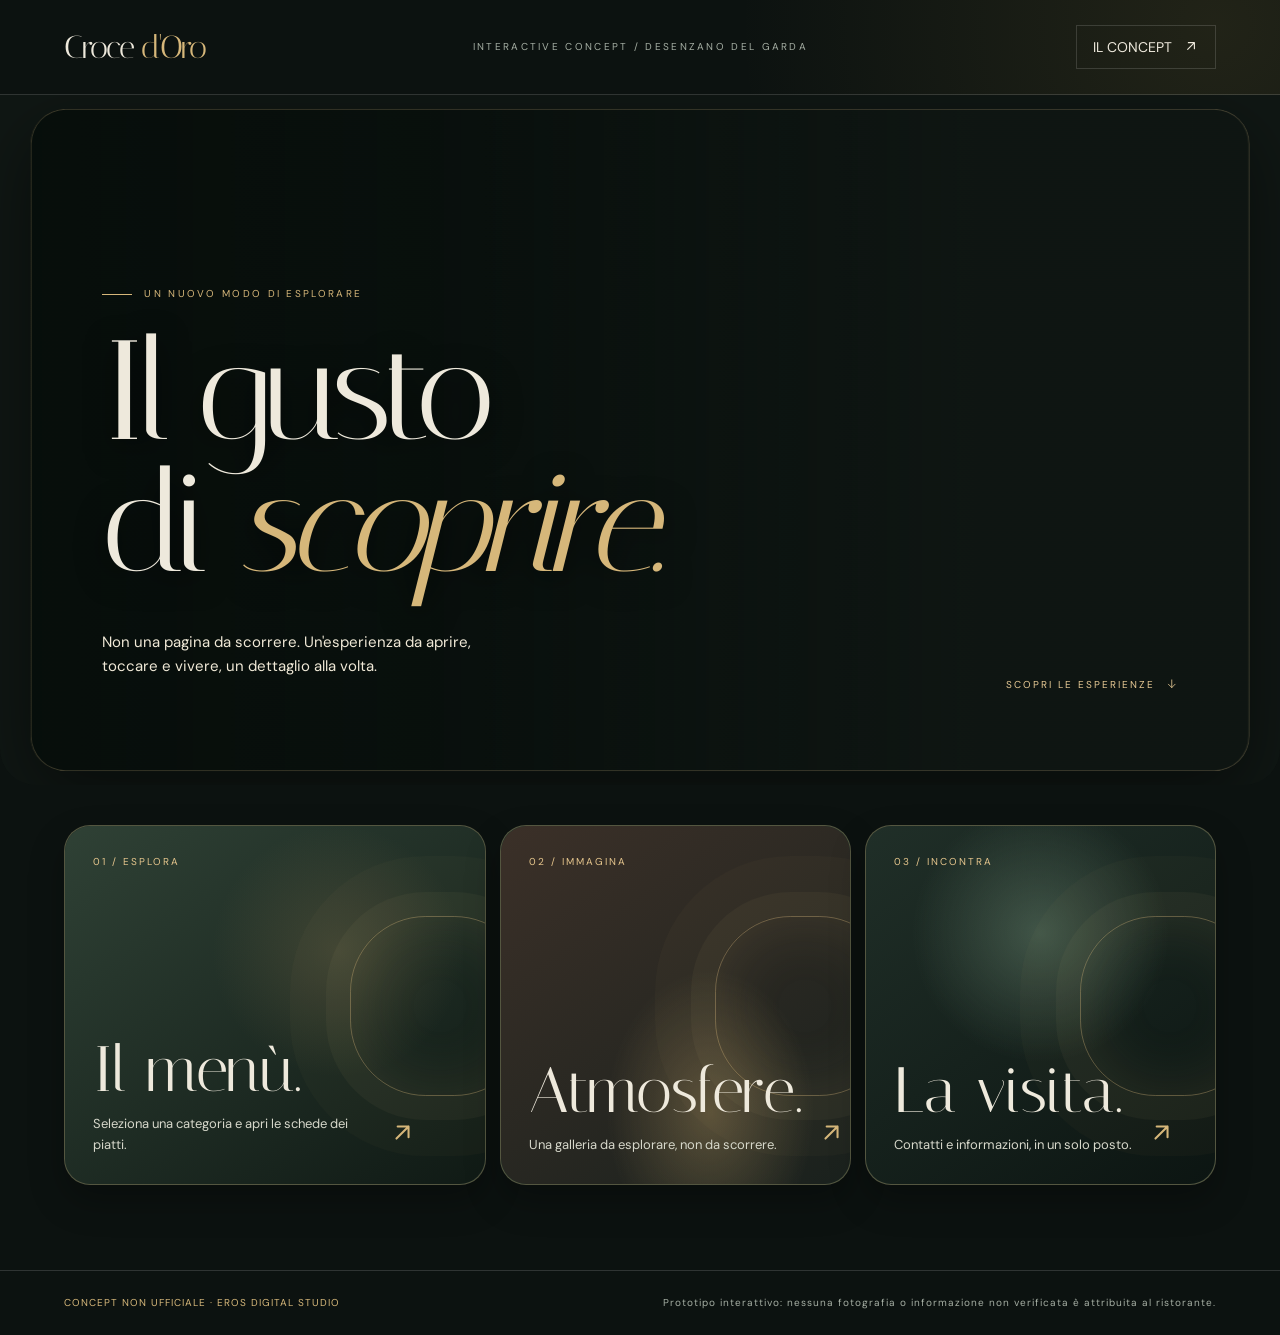
<file: prototype-interactive.html>
<!doctype html>
<html lang="it"><head><meta charset="utf-8"><meta name="viewport" content="width=device-width,initial-scale=1"><meta name="robots" content="noindex,nofollow"><meta name="theme-color" content="#101714"><title>Croce d'Oro — Interactive Concept</title><link rel="preconnect" href="https://fonts.googleapis.com"><link href="https://fonts.googleapis.com/css2?family=DM+Sans:wght@400;500;600;700&family=Italiana&display=swap" rel="stylesheet"><style>
:root{--bg:#101714;--panel:#1b2520;--cream:#eee9dc;--gold:#d6b77a;--muted:#a6afa4;--line:#ffffff25}*{box-sizing:border-box}html{scroll-behavior:smooth}body{margin:0;background:var(--bg);color:var(--cream);font:14px/1.6 "DM Sans",sans-serif}button,a{font:inherit}button{cursor:pointer}button:focus-visible,a:focus-visible{outline:2px solid var(--gold);outline-offset:4px}a{color:inherit;text-decoration:none}.shell{max-width:1440px;margin:auto;min-height:100dvh;position:relative;overflow:hidden}.shell:before{content:"";position:absolute;width:80vw;height:80vw;border-radius:50%;background:radial-gradient(circle,#b79a4b20,transparent 66%);right:-35vw;top:-38vw;pointer-events:none}.top{display:flex;align-items:center;justify-content:space-between;padding:25px clamp(20px,5vw,80px);border-bottom:1px solid var(--line);position:relative;z-index:2}.brand{font:32px "Italiana",serif;letter-spacing:-.06em}.brand span{color:var(--gold)}.top small,.overline,.kicker{font-size:10px;letter-spacing:.23em;text-transform:uppercase;color:var(--gold)}.top small{color:var(--muted)}.top button{border:1px solid var(--line);background:none;color:var(--cream);padding:10px 16px}.intro{padding:clamp(65px,10vw,140px) clamp(20px,8vw,125px) 30px;position:relative}.intro .kicker{display:flex;align-items:center;gap:12px}.intro .kicker:before{content:"";width:30px;height:1px;background:var(--gold)}h1,h2,h3{font-family:"Italiana",Georgia,serif;font-weight:400;line-height:.94}h1{font-size:clamp(75px,12vw,190px);letter-spacing:-.055em;margin:23px 0 25px}h1 em{font-weight:400;color:var(--gold)}.intro__bottom{display:flex;justify-content:space-between;align-items:end;gap:25px}.intro__bottom p{max-width:410px;color:var(--muted);font-size:15px}.intro__bottom span{font-size:10px;letter-spacing:.2em;color:var(--gold)}.cards{display:grid;grid-template-columns:1.2fr 1fr 1fr;gap:14px;padding:40px clamp(20px,5vw,80px) 85px}.tile{position:relative;isolation:isolate;overflow:hidden;min-height:360px;text-align:left;padding:28px;border:1px solid #d6b77a44;color:var(--cream);background:#25332b;display:flex;flex-direction:column;justify-content:space-between;transition:transform .5s cubic-bezier(.2,.8,.2,1),border-color .3s}.tile:before{content:"";position:absolute;inset:0;z-index:-1;transition:transform .8s,opacity .5s;background:radial-gradient(circle at 65% 35%,#8e795047,transparent 35%),linear-gradient(145deg,#2f4135,#101a15)}.tile:nth-child(2):before{background:radial-gradient(ellipse at 60% 80%,#c5a56955,transparent 35%),linear-gradient(145deg,#3b3028,#1a211d)}.tile:nth-child(3):before{background:radial-gradient(circle at 50% 30%,#647f6b88,transparent 42%),linear-gradient(145deg,#202f28,#0c1512)}.tile:hover,.tile:focus-visible{transform:translateY(-9px);border-color:var(--gold)}.tile:hover:before{transform:scale(1.1)}.tile .number{font-size:10px;letter-spacing:.2em;color:#e6c68d}.tile__graphic{position:absolute;z-index:-1;width:180px;height:180px;border-radius:50%;border:1px solid #d6b77a66;top:25%;right:0;transform:translateX(25%);box-shadow:0 0 0 24px #d6b77a0a,0 0 0 60px #d6b77a08}.tile h2{font-size:clamp(48px,5vw,78px);margin:0 0 14px}.tile p{margin:0;color:#d7d8cb;max-width:280px;font-size:13px}.tile__bottom{display:flex;justify-content:space-between;align-items:end;gap:15px}.tile__arrow{font-size:30px;color:var(--gold)}.foot{border-top:1px solid var(--line);display:flex;justify-content:space-between;gap:20px;padding:24px clamp(20px,5vw,80px);font-size:10px;letter-spacing:.1em;color:var(--muted)}.foot span:first-child{color:var(--gold)}.overlay{position:fixed;z-index:10;inset:0;background:#040806b8;display:grid;place-items:center;padding:18px;opacity:0;visibility:hidden;transition:opacity .3s,visibility .3s}.overlay.open{opacity:1;visibility:visible}.panel{position:relative;background:#eae4d8;color:#15221b;width:min(850px,100%);max-height:min(88dvh,900px);overflow-y:auto;transform:translateY(35px) scale(.97);transition:transform .45s cubic-bezier(.2,.8,.2,1);border:1px solid #d2bb90}.overlay.open .panel{transform:none}.panel__top{display:flex;justify-content:space-between;align-items:center;padding:24px clamp(20px,5vw,50px);border-bottom:1px solid #20382c33;position:sticky;top:0;background:#eae4d8;z-index:2}.panel__top span{font-size:10px;letter-spacing:.18em;color:#816139}.close{background:transparent;border:1px solid #17302666;border-radius:50%;height:42px;width:42px;font-size:24px;color:#15221b}.panel__body{padding:38px clamp(20px,5vw,50px) 65px}.panel h2{font-size:clamp(65px,9vw,110px);margin:0 0 20px}.panel .subtitle{max-width:540px;color:#5b6257}.chips{display:flex;gap:8px;overflow-x:auto;padding:22px 0;margin-bottom:20px}.chip{border:1px solid #8c7957;background:none;padding:10px 16px;white-space:nowrap;color:#26372e;font-size:12px}.chip.active{background:#23372b;color:#f4ead7}.dish{width:100%;border:0;border-bottom:1px solid #15271a44;padding:22px 0;display:flex;justify-content:space-between;align-items:center;gap:20px;background:none;text-align:left;color:#192b20}.dish strong{font:30px "Italiana",serif}.dish small{display:block;color:#6b6d60;font-size:12px}.dish .plus{font-size:27px;color:#87673c}.dish-detail{background:#f8f4ec;border-left:2px solid #a68b57;padding:22px;margin-top:15px;animation:slide .3s both}.dish-detail p{color:#5b6257}.dish-detail button{background:#23372b;color:white;border:0;padding:12px 16px}.placeholder{padding:30px;border:1px dashed #9b855e;background:#ffffff55;color:#605b4c}.contact-row{display:flex;justify-content:space-between;gap:20px;border-bottom:1px solid #15271a44;padding:20px 0}.contact-row span{color:#6d715f}.visual-demo{min-height:230px;background:radial-gradient(circle at 50% 45%,#9d835a88,transparent 30%),linear-gradient(145deg,#314338,#111e19);display:grid;place-items:center;color:#e2c78c;font:65px "Italiana",serif;margin:20px 0}.panel__action{display:inline-block;margin-top:25px;border:1px solid #21392a;padding:13px 20px;color:#203829}.notice{font-size:11px;color:#756a58;margin-top:25px}.gallery-grid{display:grid;grid-template-columns:1fr 1fr;gap:10px}.gallery-grid .visual-demo{margin:0;min-height:190px}.gallery-grid .visual-demo:nth-child(2){background:radial-gradient(circle,#aa8d5c88,transparent 35%),#24392c}.gallery-grid .visual-demo:nth-child(3){background:radial-gradient(circle,#6d927a88,transparent 35%),#28352b}.gallery-grid .visual-demo:nth-child(4){background:radial-gradient(circle,#d6b77a77,transparent 35%),#19231e}@keyframes slide{from{opacity:0;transform:translateY(-8px)}to{opacity:1;transform:translateY(0)}}@media(max-width:800px){.top small{display:none}.intro{padding-top:75px}.intro__bottom{align-items:start;flex-direction:column;gap:5px}.cards{grid-template-columns:1fr 1fr;padding-top:25px}.tile{min-height:260px}.tile:first-child{grid-column:1/-1;min-height:280px}.tile h2{font-size:clamp(40px,7vw,65px)}}@media(max-width:520px){.top{padding:19px 20px}.brand{font-size:28px}.intro{padding:55px 20px 10px}h1{font-size:clamp(72px,17vw,110px);margin:18px 0}.intro__bottom p{font-size:13px}.intro__bottom span{display:none}.cards{grid-template-columns:1fr 1fr;gap:9px;padding:20px 14px 35px}.tile{padding:17px;min-height:195px}.tile:first-child{min-height:235px}.tile h2{font-size:clamp(35px,9vw,58px)}.tile:first-child h2{font-size:62px}.tile p{font-size:11px;line-height:1.5}.tile__graphic{width:125px;height:125px}.tile__arrow{font-size:24px}.foot{padding:20px;font-size:9px;flex-direction:column;gap:5px}.panel{max-height:94dvh}.panel__body{padding-top:30px}.panel h2{font-size:70px}.gallery-grid .visual-demo{min-height:140px}}@media(prefers-reduced-motion:reduce){*,*:before,*:after{animation:none!important;transition:none!important;scroll-behavior:auto!important}}
</style></head><body><div class="shell"><header class="top"><a class="brand" href="#" aria-label="Torna all'inizio">Croce <span>d'Oro</span></a><small>INTERACTIVE CONCEPT / DESENZANO DEL GARDA</small><button id="aboutBtn">IL CONCEPT <svg class="ui-icon" viewBox="0 0 24 24" fill="none" stroke="currentColor" stroke-width="1.7" stroke-linecap="round" stroke-linejoin="round" aria-hidden="true"><path d="M7 17 17 7M8 7h9v9"/></svg></button></header><main><section class="intro"><div class="kicker">Un nuovo modo di esplorare</div><h1>Il gusto<br>di <em>scoprire.</em></h1><div class="intro__bottom"><p>Non una pagina da scorrere. Un'esperienza da aprire, toccare e vivere, un dettaglio alla volta.</p><span>SCOPRI LE ESPERIENZE <svg class="ui-icon" viewBox="0 0 24 24" fill="none" stroke="currentColor" stroke-width="1.7" stroke-linecap="round" stroke-linejoin="round" aria-hidden="true"><path d="M12 4v16m-7-7 7 7 7-7"/></svg></span></div></section><section class="cards" aria-label="Esplora il sito"><button class="tile" data-open="menu"><span class="number">01 / ESPLORA</span><span class="tile__graphic" aria-hidden="true"></span><span class="tile__bottom"><span><h2>Il menù.</h2><p>Seleziona una categoria e apri le schede dei piatti.</p></span><span class="tile__arrow"><svg class="ui-icon" viewBox="0 0 24 24" fill="none" stroke="currentColor" stroke-width="1.7" stroke-linecap="round" stroke-linejoin="round" aria-hidden="true"><path d="M7 17 17 7M8 7h9v9"/></svg></span></span></button><button class="tile" data-open="gallery"><span class="number">02 / IMMAGINA</span><span class="tile__graphic" aria-hidden="true"></span><span class="tile__bottom"><span><h2>Atmosfere.</h2><p>Una galleria da esplorare, non da scorrere.</p></span><span class="tile__arrow"><svg class="ui-icon" viewBox="0 0 24 24" fill="none" stroke="currentColor" stroke-width="1.7" stroke-linecap="round" stroke-linejoin="round" aria-hidden="true"><path d="M7 17 17 7M8 7h9v9"/></svg></span></span></button><button class="tile" data-open="visit"><span class="number">03 / INCONTRA</span><span class="tile__graphic" aria-hidden="true"></span><span class="tile__bottom"><span><h2>La visita.</h2><p>Contatti e informazioni, in un solo posto.</p></span><span class="tile__arrow"><svg class="ui-icon" viewBox="0 0 24 24" fill="none" stroke="currentColor" stroke-width="1.7" stroke-linecap="round" stroke-linejoin="round" aria-hidden="true"><path d="M7 17 17 7M8 7h9v9"/></svg></span></span></button></section></main><footer class="foot"><span>CONCEPT NON UFFICIALE · EROS DIGITAL STUDIO</span><span>Prototipo interattivo: nessuna fotografia o informazione non verificata è attribuita al ristorante.</span></footer></div><div class="overlay" id="overlay" aria-hidden="true"><section class="panel" role="dialog" aria-modal="true" aria-labelledby="panelTitle"><div class="panel__top"><span id="panelIndex">ESPERIENZA / 01</span><button class="close" id="close" aria-label="Chiudi scheda"><svg class="ui-icon" viewBox="0 0 24 24" fill="none" stroke="currentColor" stroke-width="1.7" stroke-linecap="round" aria-hidden="true"><path d="M6 6l12 12M18 6 6 18"/></svg></button></div><div class="panel__body" id="panelBody"></div></section></div><script>
const overlay=document.getElementById('overlay'),body=document.getElementById('panelBody'),index=document.getElementById('panelIndex');let previousFocus=null;
const categories=['Antipasti','Primi','Secondi','Dolci','Bevande'];let activeCategory=0;
function menuView(){body.innerHTML='<h2 id="panelTitle">Il menù.</h2><p class="subtitle">Un menù digitale esplorabile. Le schede sottostanti sono dimostrative: i piatti, gli ingredienti e i prezzi reali saranno inseriti soltanto dopo conferma.</p><div class="chips" id="chips"></div><div id="dishes"></div>';renderCategory()}
function renderCategory(){document.getElementById('chips').innerHTML=categories.map((c,i)=>'<button class="chip '+(i===activeCategory?'active':'')+'" data-cat="'+i+'" aria-pressed="'+(i===activeCategory)+'">'+c+'</button>').join('');document.getElementById('dishes').innerHTML='<button class="dish" id="sampleDish" aria-expanded="false"><span><strong>Scheda dimostrativa</strong><small>'+categories[activeCategory]+' · Esempio di interazione</small></span><span class="plus"><svg class="ui-icon" viewBox="0 0 24 24" fill="none" stroke="currentColor" stroke-width="1.7" stroke-linecap="round" aria-hidden="true"><path d="M12 5v14M5 12h14"/></svg></span></button><div id="dishDetail"></div><div class="placeholder">In attesa del menù ufficiale: nessun piatto, allergene o prezzo inventato.</div>';document.querySelectorAll('[data-cat]').forEach(b=>b.onclick=()=>{activeCategory=Number(b.dataset.cat);renderCategory()});document.getElementById('sampleDish').onclick=()=>{const el=document.getElementById('dishDetail'),open=!!el.innerHTML;el.innerHTML=open?'':'<div class="dish-detail"><strong>Dettagli del piatto</strong><p>Qui appariranno fotografia, descrizione, ingredienti, allergeni e prezzo verificati. Questa è una scheda realmente apribile.</p><button type="button" id="closeDetail">Chiudi dettagli</button></div>';document.getElementById('sampleDish').setAttribute('aria-expanded',String(!open));if(!open)document.getElementById('closeDetail').onclick=()=>document.getElementById('sampleDish').click()}}
function openPanel(type){previousFocus=document.activeElement;index.textContent=type==='menu'?'ESPERIENZA / 01':type==='gallery'?'ESPERIENZA / 02':type==='visit'?'ESPERIENZA / 03':'IL PROGETTO';if(type==='menu')menuView();if(type==='gallery')body.innerHTML='<h2 id="panelTitle">Atmosfere.</h2><p class="subtitle">Quattro composizioni grafiche temporanee. In seguito, i visual autorizzati o i concept Higgsfield potranno aprirsi in una galleria immersiva.</p><div class="gallery-grid"><div class="visual-demo">01</div><div class="visual-demo">02</div><div class="visual-demo">03</div><div class="visual-demo">04</div></div><p class="notice">Le immagini sono grafiche astratte, non fotografie del ristorante.</p>';if(type==='visit')body.innerHTML='<h2 id="panelTitle">La visita.</h2><p class="subtitle">Tutte le informazioni utili, senza scorrere una pagina infinita.</p><div class="contact-row"><strong>Località</strong><span>Desenzano del Garda</span></div><div class="contact-row"><strong>Indirizzo</strong><span>Da verificare</span></div><div class="contact-row"><strong>Telefono</strong><span>Da verificare</span></div><div class="contact-row"><strong>Orari</strong><span>Da verificare</span></div><p class="notice">Nessuna prenotazione attiva finché non viene collegato un sistema ufficiale.</p>';if(type==='about')body.innerHTML='<h2 id="panelTitle">Un altro<br>modo di esserci.</h2><p class="subtitle">Questo prototipo esplora un’identità digitale originale: tre schede interattive, pannelli animati, menù a categorie e navigazione compatta. Non è il sito ufficiale di Hosteria Croce d’Oro.</p><div class="visual-demo">✦</div><p class="notice">Creato da Eros Digital Studio. Nessun credito Higgsfield utilizzato.</p>';overlay.classList.add('open');overlay.setAttribute('aria-hidden','false');document.body.style.overflow='hidden';document.getElementById('close').focus()}
function closePanel(){overlay.classList.remove('open');overlay.setAttribute('aria-hidden','true');document.body.style.overflow='';previousFocus?.focus()}
document.querySelectorAll('[data-open]').forEach(el=>el.addEventListener('click',()=>openPanel(el.dataset.open)));document.getElementById('aboutBtn').onclick=()=>openPanel('about');document.getElementById('close').onclick=closePanel;overlay.addEventListener('click',e=>{if(e.target===overlay)closePanel()});document.addEventListener('keydown',e=>{if(!overlay.classList.contains('open'))return;if(e.key==='Escape')closePanel();if(e.key==='Tab'){const f=[...overlay.querySelectorAll('button:not([disabled]),a[href]')].filter(el=>el.getClientRects().length);if(!f.length)return;const first=f[0],last=f[f.length-1];if(e.shiftKey&&document.activeElement===first){e.preventDefault();last.focus()}else if(!e.shiftKey&&document.activeElement===last){e.preventDefault();first.focus()}}});
</script><style>
/* Dark Luxury V2: rounded art direction and kinetic interface */
:root{--radius:26px}
body{background:#0c1210}
.shell{overflow:clip}
.intro{isolation:isolate;min-height:650px;display:flex;flex-direction:column;justify-content:center}
.intro:after{content:"";position:absolute;z-index:-1;right:3%;top:10%;width:min(44vw,560px);height:min(48vw,590px);border-radius:40% 40% 25% 25%;background:radial-gradient(ellipse at 52% 33%,#e5c68e4d 0%,#a0773d35 18%,transparent 54%),radial-gradient(ellipse at 48% 78%,#927a55 1%,#171f19 36%,#0b100e 61%);box-shadow:inset 0 0 0 1px #d6b77a4d,0 35px 90px #0008;transform:translate3d(var(--hero-x,0px),var(--hero-y,0px),0);transition:transform .2s ease-out;pointer-events:none}
.intro h1{position:relative;z-index:1;text-shadow:0 8px 50px #050b08aa}
.intro .kicker,.intro__bottom{position:relative;z-index:1}
.cards{perspective:1300px}
.tile{border-radius:var(--radius);transform-style:preserve-3d;will-change:transform;transition:transform .3s ease,box-shadow .3s ease,border-color .3s ease;box-shadow:0 16px 35px #0004}
.tile:hover,.tile:focus-visible{transform:translateY(-8px) rotateX(var(--rx,0deg)) rotateY(var(--ry,0deg));box-shadow:0 28px 60px #0008,0 0 0 1px #d6b77a55}
.tile:before{border-radius:inherit}
.tile__graphic{border-radius:42%;box-shadow:0 0 0 24px #d6b77a0c,0 0 0 60px #d6b77a07,inset 0 0 65px #d6b77a20;transition:transform .55s}
.tile:hover .tile__graphic{transform:translateX(15%) scale(1.1) rotate(12deg)}
.tile__bottom,.tile .number{transform:translateZ(30px)}
.panel{border-radius:28px;box-shadow:0 45px 140px #000a}
.panel__top{border-radius:28px 28px 0 0}
.visual-demo{border-radius:22px;position:relative;overflow:hidden}
.visual-demo:after{content:"";position:absolute;inset:8px;border:1px solid #d6b77a55;border-radius:17px;pointer-events:none}
.gallery-grid{gap:16px}
.gallery-grid .visual-demo{border-radius:20px}
.dish{transition:padding .25s,background .25s;border-radius:12px}
.dish:hover{padding-inline:12px;background:#d7cbb55c}
.dish-detail{border-radius:0 16px 16px 0}
.reveal-kinetic{opacity:0;transform:translateY(45px) scale(.97);transition:opacity .8s cubic-bezier(.2,.8,.2,1),transform .8s cubic-bezier(.2,.8,.2,1)}
.reveal-kinetic.is-visible{opacity:1;transform:translateY(0) scale(1)}
.progress-track{position:fixed;z-index:12;top:0;left:0;right:0;height:2px;pointer-events:none}
.progress-bar{height:100%;width:100%;background:var(--gold);transform:scaleX(0);transform-origin:left}
.cursor-glow{position:fixed;z-index:1;width:340px;height:340px;left:0;top:0;border-radius:50%;pointer-events:none;background:radial-gradient(circle,#d6b77a12,transparent 65%);transform:translate3d(calc(var(--cursor-x,-500px) - 170px),calc(var(--cursor-y,-500px) - 170px),0)}
@media(max-width:800px){.intro{min-height:540px}.intro:after{width:70vw;height:75vw;right:-17vw;top:17%;opacity:.7}.tile:hover{transform:none}}
@media(max-width:520px){.intro{min-height:470px;padding-top:85px}.intro:after{width:80vw;height:90vw;right:-35vw;top:16%;opacity:.55}.tile{border-radius:20px}.tile__graphic{border-radius:40%}.panel{border-radius:22px}.panel__top{border-radius:22px 22px 0 0}.gallery-grid{gap:9px}}
@media(hover:none),(prefers-reduced-motion:reduce){.cursor-glow{display:none}.tile:hover{transform:none}.intro:after{transform:none}.reveal-kinetic{opacity:1;transform:none}}
</style><div class="progress-track" aria-hidden="true"><div class="progress-bar" id="progress"></div></div><div class="cursor-glow" aria-hidden="true"></div><script>
(()=>{
 const fine=matchMedia('(hover:hover) and (pointer:fine) and (prefers-reduced-motion:no-preference)').matches;
 const reduced=matchMedia('(prefers-reduced-motion:reduce)').matches;
 const intro=document.querySelector('.intro'),progress=document.getElementById('progress');
 const reveal=[document.querySelector('.intro .kicker'),document.querySelector('.intro h1'),document.querySelector('.intro__bottom'),...document.querySelectorAll('.tile')];
 reveal.forEach(el=>el?.classList.add('reveal-kinetic'));
 if(!reduced&&'IntersectionObserver' in window){const io=new IntersectionObserver(entries=>entries.forEach(entry=>{if(entry.isIntersecting){entry.target.classList.add('is-visible');io.unobserve(entry.target)}}),{threshold:.12});reveal.forEach(el=>el&&io.observe(el))}
 else reveal.forEach(el=>el?.classList.add('is-visible'));
 const update=()=>{const max=document.documentElement.scrollHeight-innerHeight;progress.style.transform='scaleX('+(max>0?scrollY/max:0)+')'};
 addEventListener('scroll',update,{passive:true});addEventListener('resize',update);update();
 if(!fine)return;
 document.addEventListener('pointermove',e=>{
   document.documentElement.style.setProperty('--cursor-x',e.clientX+'px');
   document.documentElement.style.setProperty('--cursor-y',e.clientY+'px');
   const rect=intro.getBoundingClientRect();
   if(e.clientY>=rect.top&&e.clientY<=rect.bottom){
     intro.style.setProperty('--hero-x',((e.clientX/innerWidth-.5)*20)+'px');
     intro.style.setProperty('--hero-y',((e.clientY/innerHeight-.5)*14)+'px');
   }
 },{passive:true});
 document.querySelectorAll('.tile').forEach(tile=>{
   tile.addEventListener('pointermove',e=>{const r=tile.getBoundingClientRect(),x=(e.clientX-r.left)/r.width-.5,y=(e.clientY-r.top)/r.height-.5;tile.style.setProperty('--ry',(x*9)+'deg');tile.style.setProperty('--rx',(-y*9)+'deg')});
   tile.addEventListener('pointerleave',()=>{tile.style.setProperty('--ry','0deg');tile.style.setProperty('--rx','0deg')});
 });
})();
</script><style>.ui-icon{width:1.15em;height:1.15em;display:inline-block;vertical-align:-.17em;flex-shrink:0}.tile__arrow .ui-icon{width:29px;height:29px}.close{display:grid;place-items:center}.close .ui-icon{width:21px;height:21px}.plus .ui-icon{width:24px;height:24px}.intro__bottom>span .ui-icon{margin-left:6px}.top button .ui-icon{margin-left:7px}@media(hover:none){.tile{touch-action:manipulation}.tile:active{transform:scale(.98);border-color:var(--gold)}.tile__arrow{display:grid;place-items:center;min-width:34px;min-height:34px;border:1px solid #d6b77a66;border-radius:50%}.tile__arrow .ui-icon{width:18px;height:18px}}</style><style>
/* Higgsfield FLUX.2 Pro generated concept visual: cinematic hero integration */
.intro{position:relative;min-height:690px;overflow:hidden;border-radius:0 0 36px 36px;background:#101714}
.intro:after{display:none!important}
.intro::before{content:"";position:absolute;inset:25px clamp(18px,4vw,60px);border-radius:34px;background:linear-gradient(90deg,rgba(7,14,11,.95) 0%,rgba(7,14,11,.75) 35%,rgba(7,14,11,.10) 78%),url("https://d8j0ntlcm91z4.cloudfront.net/user_3LqQO23O0FHCXDc3zQuOIUtY2aq/hf_20261111_002424_779b6c03-8664-4634-858a-a2eaf4a8b7df.png") center center/cover no-repeat;box-shadow:inset 0 0 0 1px #e1c28d40,0 24px 70px #0007;transform:scale(1.035) translate3d(var(--hero-x,0px),var(--hero-y,0px),0);transition:transform .35s ease-out;will-change:transform}
.intro h1{font-size:clamp(75px,11vw,168px);text-shadow:0 8px 30px #000a}
.intro .kicker,.intro__bottom,.intro h1{position:relative;z-index:1}
.intro__bottom p{color:#f0e9d7}
.intro__bottom span{color:#e7c994}
@media(max-width:800px){.intro{min-height:620px}.intro::before{inset:16px;background-position:60% center;background-image:linear-gradient(90deg,rgba(7,14,11,.90),rgba(7,14,11,.36)),url("https://d8j0ntlcm91z4.cloudfront.net/user_3LqQO23O0FHCXDc3zQuOIUtY2aq/hf_20261111_002424_779b6c03-8664-4634-858a-a2eaf4a8b7df.png")}}
@media(max-width:520px){.intro{min-height:560px;padding:85px 35px 30px}.intro::before{inset:12px;border-radius:24px;background-position:62% center;background-image:linear-gradient(180deg,rgba(7,14,11,.72),rgba(7,14,11,.48) 46%,rgba(7,14,11,.90)),url("https://d8j0ntlcm91z4.cloudfront.net/user_3LqQO23O0FHCXDc3zQuOIUtY2aq/hf_20261111_002424_779b6c03-8664-4634-858a-a2eaf4a8b7df.png")}.intro h1{font-size:clamp(67px,15vw,95px)}.intro__bottom p{max-width:250px}}
@media(prefers-reduced-motion:reduce){.intro::before{transform:none;transition:none}}
</style></body></html>
</file>
<file: css/style.css>
/* CINEMATIC LUXURY / EROS DIGITAL STUDIO — concept v2 */
:root{--ink:#101a18;--verde:#172c29;--oro:#c2a36a;--avorio:#f3eee4;--grafite:#30312c;--line:#c2a36a50;--soft:#22332d;--serif:"Cormorant Garamond",Georgia,serif;--sans:Manrope,Arial,sans-serif;--hh:84px;--s:clamp(6rem,11vw,11rem);--t:.35s ease}
*,*::before,*::after{box-sizing:border-box}html{scroll-behavior:smooth;scroll-padding-top:var(--hh)}body{margin:0;background:var(--ink);color:var(--avorio);font:400 15px/1.8 var(--sans);overflow-x:hidden}a{color:inherit;text-decoration:none}img{display:block;max-width:100%}button{font:inherit}:focus-visible{outline:2px solid var(--oro);outline-offset:5px}.container{width:min(1280px,calc(100% - 8vw));margin:auto}.narrow{max-width:880px}h1,h2,h3,blockquote,p{margin-top:0}h1,h2,h3,blockquote{font-family:var(--serif);font-weight:400;line-height:.95}h2{font-size:clamp(4.3rem,8.8vw,9rem);letter-spacing:-.05em}h2 em{font-weight:400;color:var(--oro)}h3{font-size:2.4rem}p{line-height:1.85}.skip{position:fixed;left:-9999px;top:10px;z-index:200;background:white;color:black;padding:10px}.skip:focus{left:10px}.demo-ribbon{position:fixed;bottom:16px;right:16px;z-index:80;background:#e9dfcc;color:#1a2b25;border:1px solid #a78b56;padding:8px 12px;font-size:9px;font-weight:700;letter-spacing:.13em;box-shadow:0 6px 25px #0005}.demo-ribbon span{color:#95743c}
.header{position:fixed;z-index:60;inset:0 0 auto;height:var(--hh);border-bottom:1px solid #fff2;transition:background .35s,border-color .35s}.header.is-scrolled,.header.is-open{background:#101a18f2;border-color:var(--line);backdrop-filter:blur(16px)}.header__in{height:100%;display:flex;justify-content:space-between;align-items:center;gap:30px}.wordmark{font:500 2.5rem/.7 var(--serif);display:inline-flex;align-items:center;gap:4px;white-space:nowrap}.wordmark__star{font-size:1rem;color:var(--oro);align-self:flex-start}.wordmark__caption{font:600 9px/1.4 var(--sans);letter-spacing:.2em;margin-left:12px;max-width:65px;white-space:normal}.nav{display:flex;align-items:center;gap:clamp(12px,1.8vw,27px)}.nav a:not(.btn){font-size:10px;text-transform:uppercase;letter-spacing:.15em;position:relative;white-space:nowrap}.nav a:not(.btn)::after{content:"";position:absolute;bottom:-7px;left:0;width:100%;height:1px;background:var(--oro);transform:scaleX(0);transform-origin:left;transition:transform .3s}.nav a:not(.btn):hover::after{transform:scaleX(1)}.btn{display:inline-flex;align-items:center;justify-content:center;gap:30px;padding:15px 22px;border:1px solid var(--oro);font:700 10px/1.3 var(--sans);letter-spacing:.16em;text-transform:uppercase;background:transparent;color:var(--avorio);cursor:pointer;transition:background .3s,color .3s,transform .3s}.btn:hover{background:var(--oro);color:var(--ink);transform:translateY(-2px)}.btn--sm{padding:12px 17px}.btn--gold{background:var(--oro);color:var(--ink)}.btn--gold:hover{background:var(--avorio);border-color:var(--avorio)}.btn[aria-disabled=true]{opacity:.48;pointer-events:none;border-style:dashed}.burger{display:none;position:relative;width:42px;height:42px;background:none;border:0;cursor:pointer}.burger i{position:absolute;left:8px;right:8px;height:1px;background:var(--avorio);transition:transform .3s}.burger i:first-child{top:16px}.burger i:last-child{top:25px}.header.is-open .burger i:first-child{transform:translateY(4.5px) rotate(45deg)}.header.is-open .burger i:last-child{transform:translateY(-4.5px) rotate(-45deg)}
.hero{height:100svh;min-height:690px;position:relative;display:flex;align-items:center;overflow:hidden;background:#101b18}.hero__media{position:absolute;inset:0;overflow:hidden;background:radial-gradient(ellipse at 72% 46%,#374638 0%,#1a2924 36%,#0b1513 78%)}.hero__media::after{content:"";position:absolute;inset:0;background:linear-gradient(90deg,#08120ff2 0%,#0b1513c4 34%,#0b151333 80%),linear-gradient(0deg,#0b1513c9,transparent 27%)}.hero__media>img{width:100%;height:100%;object-fit:cover}.hero__stage{position:absolute;inset:0;overflow:hidden}.stage__halo{position:absolute;width:60vw;max-width:900px;aspect-ratio:1;border:1px solid #d7b67745;border-radius:50%;right:-7vw;top:6%;box-shadow:0 0 0 75px #c2a36a09,0 0 0 150px #c2a36a05}.stage__plate{position:absolute;width:38vw;max-width:600px;aspect-ratio:1;right:5vw;top:22%;border-radius:50%;background:radial-gradient(circle at 35% 28%,#626c52,#29372e 42%,#0b1613 65%,#7b6e4a 67%,#15241d 70%);box-shadow:0 50px 90px #000a,0 0 0 1px #c2a36a50;transform:rotate(-22deg)}.stage__plate-inner{position:absolute;width:26vw;max-width:410px;aspect-ratio:1;right:11vw;top:calc(22% + 6vw);border:1px solid #b5a06d33;border-radius:50%;box-shadow:inset 0 0 70px #0006}.stage__glow{position:absolute;width:45vw;height:25vw;right:0;top:2%;background:radial-gradient(ellipse,#c7a2692c,transparent 70%);filter:blur(45px)}.hero__topline{position:absolute;z-index:2;top:calc(var(--hh) + 35px);left:4vw;right:4vw;display:flex;justify-content:space-between;color:#d9c9ad;font-size:9px;letter-spacing:.25em}.hero__in{z-index:2;position:relative;padding-top:7rem}.hero__copy{max-width:1100px}.eyebrow,.chapter{font-size:10px;letter-spacing:.24em;text-transform:uppercase;color:var(--oro);font-weight:700}.eyebrow{display:flex;align-items:center;gap:17px;margin-bottom:35px}.eyebrow::before{content:"";width:36px;height:1px;background:var(--oro)}.hero h1{margin:0;line-height:.76;letter-spacing:-.075em}.hero__small{display:block;font-size:clamp(5rem,11vw,11rem);font-weight:400}.hero__large{display:block;font-size:clamp(5.6rem,12.6vw,13.5rem);white-space:nowrap}.hero__large i{font-weight:400;color:var(--oro)}.hero__under{display:flex;align-items:center;gap:26px;margin-top:55px}.hero__rule{width:65px;height:1px;background:var(--oro);flex-shrink:0}.lead{font:italic clamp(1.25rem,2.4vw,2rem)/1.3 var(--serif);max-width:420px;margin:0}.hero .actions{margin-top:32px;display:flex;gap:12px;flex-wrap:wrap}.hero__bottom{position:absolute;z-index:2;bottom:27px;left:4vw;right:4vw;display:flex;justify-content:space-between;align-items:center;font-size:9px;letter-spacing:.22em;color:#e1d2b9}.scroll{display:flex;align-items:center;gap:20px}.scroll span{font-size:22px;color:var(--oro)}
.manifesto{background:#e9e3d8;color:#202d27;padding:clamp(7rem,13vw,14rem) 0}.manifesto__grid{display:grid;grid-template-columns:1fr 3fr;gap:7vw}.manifesto__aside{display:flex;flex-direction:column;align-items:flex-start;justify-content:space-between;min-height:520px}.manifesto__aside .chapter{color:#83663d}.asterisk{font:200px/.8 var(--serif);color:#b29a6c}.vertical-label{writing-mode:vertical-rl;transform:rotate(180deg);font-size:9px;letter-spacing:.25em}.manifesto__main h2{margin:0 0 42px}.manifesto__main h2 em{color:#97733e}.manifesto__main>p:not(.eyebrow){max-width:540px;font-size:15px;color:#596158}.link{display:inline-block;margin-top:28px;border-bottom:1px solid #97733e;padding-bottom:9px;font-size:10px;font-weight:700;letter-spacing:.15em;text-transform:uppercase;transition:letter-spacing .25s}.link:hover{letter-spacing:.19em}
.interlude{min-height:740px;position:relative;display:grid;place-items:center;overflow:hidden;background:radial-gradient(ellipse at 50% 50%,#344239,#111d19 67%)}.interlude__scene{position:absolute;inset:0}.interlude__circle{position:absolute;width:min(68vw,780px);aspect-ratio:1;left:50%;top:50%;transform:translate(-50%,-50%);border:1px solid #b69a6a55;border-radius:50%;box-shadow:0 0 0 55px #c2a36a08,0 0 0 120px #c2a36a06,0 0 0 200px #c2a36a03;background:radial-gradient(circle at 60% 40%,#9d876123,transparent 65%)}.interlude__stem{position:absolute;width:1px;height:60%;left:50%;top:20%;background:linear-gradient(transparent,#c2a36a8a,transparent);transform:rotate(32deg)}.interlude__copy{position:relative;z-index:2;display:flex;align-items:center;flex-direction:column;text-align:center;gap:55px;padding:60px 20px}.interlude__copy span{font-size:9px;letter-spacing:.25em;color:#d0b887}.interlude__copy strong{font:400 clamp(4.5rem,9vw,9.5rem)/.87 var(--serif);letter-spacing:-.05em}.interlude__copy strong i{color:var(--oro);font-weight:400}
.section{padding:var(--s) 0}.section--dark{background:var(--ink);color:var(--avorio)}.section--light{background:#e9e3d8;color:#1b2a24}.vision__grid{display:grid;grid-template-columns:1.4fr 1fr;gap:8vw;align-items:end}.vision__title h2{margin:50px 0 0}.vision__body{border-top:1px solid var(--line);padding-top:45px}.vision__body>p{max-width:450px;color:#c5c9c0}.vision__symbol{display:block;font:100px/1 var(--serif);color:var(--oro);margin-bottom:35px}.vision__note{font-size:11px;opacity:.65;margin-top:40px}
.section__top{display:flex;justify-content:space-between;gap:20px;border-top:1px solid #9a815452;padding-top:22px;font-size:9px;letter-spacing:.2em}.section--light .section__top{color:#705a37}.editorial-menu__head,.gallery-section__head{display:flex;justify-content:space-between;align-items:end;gap:50px;margin:90px 0 70px}.editorial-menu__head h2,.gallery-section__head h2{margin:0}.editorial-menu__head h2 em{color:#96723e}.editorial-menu__head p,.gallery-section__head p{max-width:260px;font-size:13px;opacity:.7}.menu{display:grid;grid-template-columns:repeat(2,minmax(0,1fr));gap:40px}.menu h3{border-bottom:1px solid var(--line);padding-bottom:18px}.menu li{list-style:none;display:flex;justify-content:space-between;gap:20px;padding:12px 0}.menu ul{padding:0}.demo{grid-column:1/-1;border-top:1px solid #91754a;border-bottom:1px solid #91754a;padding:30px 0;color:#655a4b;font-size:13px}.gallery-section{background:#172722}.gallery{display:grid;grid-template-columns:repeat(4,1fr);grid-auto-rows:clamp(150px,19vw,290px);gap:12px}.gallery__i{position:relative;overflow:hidden;display:flex;flex-direction:column;align-items:center;justify-content:center;gap:12px;background:radial-gradient(circle at 60% 40%,#405147,#192923 72%);border:1px solid #b99a6440;color:var(--oro);font:600 9px var(--sans);letter-spacing:.16em;text-align:center;padding:12px;cursor:default}.gallery__i:nth-child(2n){background:radial-gradient(circle at 40% 60%,#554b3a,#1c2c25 75%)}.gallery__i--l{grid-column:span 2;grid-row:span 2}.gallery__i--w{grid-column:span 2}.gallery__placeholder-mark{font:clamp(4rem,9vw,10rem)/1 var(--serif);color:#c2a36a65}button.gallery__i{cursor:zoom-in}button.gallery__i img{width:100%;height:100%;object-fit:cover;transition:transform .7s}button.gallery__i:hover img{transform:scale(1.05)}
.quote-section{background:#c4ad83;color:#20291f;text-align:center;padding:clamp(7rem,12vw,13rem) 0}.quote-section .chapter{color:#4e513d}.quote-section__star{display:block;font-size:50px;margin:50px 0;color:#6d5938}.quote-section blockquote{font:italic clamp(3rem,6.5vw,7rem)/1.04 var(--serif);letter-spacing:-.04em;margin:0}.note{font-size:11px;opacity:.7;margin-top:40px}
.contact-section{background:#0d1916}.contact-section__heading{display:flex;justify-content:space-between;gap:40px;align-items:end;margin:70px 0 100px}.contact-section__heading h2{margin:0}.contact-section__heading p{max-width:260px;font-size:13px;color:#c1c5b9}.contact-section__grid{display:grid;grid-template-columns:1fr 1fr;gap:12vw}.contact-section__grid h3{padding-bottom:25px;border-bottom:1px solid var(--line)}.contacts div,#hours div{display:flex;justify-content:space-between;gap:25px;border-bottom:1px solid #ffffff20;padding:15px 0}.contacts dt{font-size:10px;color:var(--oro);text-transform:uppercase;letter-spacing:.14em}.contacts dd{margin:0;text-align:right}.tbc{opacity:.6;font-style:italic}.actions{display:flex;gap:12px;flex-wrap:wrap;margin-top:28px}
.footer{background:#0a1411;border-top:1px solid var(--line);padding:75px 0 30px}.footer__in{display:grid;gap:55px}.footer__brand{display:flex;align-items:center;justify-content:space-between}.footer__brand>span{font-size:11px;letter-spacing:.1em;color:#c6b58f}.footer nav{display:flex;flex-wrap:wrap;gap:28px;font-size:11px}.footer a:hover{color:var(--oro)}.footer__bottom{border-top:1px solid #ffffff30;padding-top:25px;display:flex;justify-content:space-between;gap:25px;flex-wrap:wrap;font-size:9px;letter-spacing:.1em;color:#b9b6a9}.lightbox{border:0;padding:0;background:transparent;max-width:100vw;max-height:100vh;width:100%;height:100%;color:var(--avorio)}.lightbox::backdrop{background:#07120ff0}.lightbox[open]{display:grid;place-items:center}.lightbox figure{max-width:min(92vw,1100px)}.lightbox img{max-height:78vh;margin:auto}.lightbox figcaption{text-align:center;padding:10px}.lightbox button{position:absolute;background:#10211a;border:1px solid var(--oro);color:white;width:48px;height:48px;font-size:25px;cursor:pointer}.lb__x{top:20px;right:20px}.lb__n{top:50%}.lb__n--p{left:15px}.lb__n--n{right:15px}
.reveal{opacity:0;transform:translateY(28px);transition:opacity .9s cubic-bezier(.22,1,.36,1),transform .9s cubic-bezier(.22,1,.36,1)}.reveal.is-in{opacity:1;transform:none}
@media(prefers-reduced-motion:no-preference){.hero__copy>*{animation:enter 1s both cubic-bezier(.22,1,.36,1)}.hero__copy>*:nth-child(2){animation-delay:.14s}.hero__copy>*:nth-child(3){animation-delay:.32s}.hero__copy>*:nth-child(4){animation-delay:.48s}.stage__halo{animation:breathe 14s ease-in-out infinite alternate}@keyframes enter{from{opacity:0;transform:translateY(30px)}to{opacity:1;transform:translateY(0)}}@keyframes breathe{to{transform:scale(1.07);opacity:.65}}}
@media(max-width:1120px){.burger{display:block}.nav{position:fixed;inset:var(--hh) 0 auto;display:flex;flex-direction:column;align-items:stretch;gap:0;background:#101a18;padding:20px 5vw 35px;opacity:0;visibility:hidden;transform:translateY(-10px);transition:opacity .3s,visibility .3s,transform .3s;max-height:calc(100dvh - var(--hh));overflow:auto}.header.is-open .nav{opacity:1;visibility:visible;transform:none}.nav a:not(.btn){font-size:13px;padding:13px 0;border-bottom:1px solid #ffffff1c}.nav .btn{margin-top:20px}.hero__large{font-size:clamp(5rem,11vw,10rem)}}
@media(max-width:760px){:root{--hh:72px;--s:90px}.container{width:calc(100% - 40px)}.hero{min-height:680px}.hero__topline{left:20px;right:20px;top:105px;font-size:8px}.hero__topline span:last-child{display:none}.hero__in{padding-top:100px}.hero__small{font-size:clamp(4.4rem,15vw,7rem)}.hero__large{font-size:clamp(4rem,12.6vw,7rem);white-space:normal;line-height:.88}.hero__large i{display:block}.hero__under{margin-top:35px}.hero__rule{width:32px}.hero__bottom{left:20px;right:20px}.hero__bottom>span:last-child{display:none}.stage__halo{width:110vw;right:-60vw;top:25%}.stage__plate{width:75vw;right:-20vw;top:36%}.stage__plate-inner{width:52vw;right:-8vw;top:calc(36% + 11vw)}.manifesto__grid,.vision__grid,.contact-section__grid{grid-template-columns:1fr;gap:50px}.manifesto__aside{min-height:auto;flex-direction:row;align-items:center}.asterisk{font-size:60px}.vertical-label{display:none}.manifesto__main h2{font-size:clamp(3.8rem,13vw,6rem)}.interlude{min-height:560px}.interlude__circle{width:90vw}.interlude__copy strong{font-size:clamp(4rem,12vw,6rem)}.vision__title h2{margin:40px 0 0}.editorial-menu__head,.gallery-section__head,.contact-section__heading{flex-direction:column;align-items:flex-start;gap:20px;margin:55px 0}.editorial-menu__head h2,.gallery-section__head h2,.contact-section__heading h2{font-size:clamp(4rem,12vw,6rem)}.menu{grid-template-columns:1fr}.gallery{grid-template-columns:repeat(2,1fr);grid-auto-rows:clamp(110px,35vw,230px)}.gallery__i--l{grid-column:span 2}.gallery__i--w{grid-column:span 2}.contact-section__grid{gap:55px}.footer__brand{align-items:flex-start;gap:20px}.footer__brand>span{font-size:9px}.footer nav{gap:20px}.demo-ribbon{right:8px;bottom:8px;font-size:8px;max-width:175px;text-align:center}.section__top span:last-child{display:none}}
@media(max-width:390px){.hero__small{font-size:4rem}.hero__large{font-size:3.9rem}.wordmark__caption{font-size:8px}.hero__bottom{font-size:8px}.hero .btn{padding:13px 14px}}
@media(prefers-reduced-motion:reduce){*,*::before,*::after{animation:none!important;transition:none!important;scroll-behavior:auto!important}.reveal{opacity:1;transform:none}}

/* Mobile-first compact experience — v2.1 */
@media(max-width:760px){
  :root{--s:64px}
  .hero{height:auto;min-height: min(760px, 88svh)}
  .hero__in{padding-top:112px;padding-bottom:110px}
  .hero__topline{top:92px}
  .hero__under{margin-top:24px}
  .hero .actions{margin-top:23px}
  .hero__bottom{bottom:17px}
  .manifesto{padding:70px 0}
  .manifesto__grid{gap:20px}
  .manifesto__aside{min-height:0}
  .manifesto__main .eyebrow{margin-bottom:19px}
  .manifesto__main h2{margin-bottom:20px}
  .manifesto__main>p:not(.eyebrow){line-height:1.7}
  .manifesto__main .link{margin-top:12px}
  .interlude{min-height:380px}
  .interlude__copy{gap:22px;padding:45px 20px}
  .interlude__copy strong{font-size:clamp(3.6rem,11vw,5.5rem)}
  .vision__grid{gap:24px}
  .vision__title h2{margin-top:24px}
  .vision__body{padding-top:20px}
  .vision__symbol{font-size:60px;margin-bottom:12px}
  .vision__note{margin-top:16px}
  .editorial-menu__head,.gallery-section__head,.contact-section__heading{margin:30px 0;gap:10px}
  .editorial-menu__head h2,.gallery-section__head h2,.contact-section__heading h2{font-size:clamp(3.7rem,11vw,5.7rem)}
  .gallery{grid-auto-rows:clamp(105px,29vw,175px);gap:8px}
  .gallery__placeholder-mark{font-size:clamp(3rem,7vw,5rem)}
  .gallery__i{font-size:8px;letter-spacing:.09em}
  .quote-section{padding:72px 0}
  .quote-section__star{margin:23px 0;font-size:35px}
  .quote-section blockquote{font-size:clamp(2.8rem,9vw,4.5rem)}
  .quote-section .note{margin-top:22px}
  .contact-section__grid{gap:32px}
  .contact-section__grid h3{margin-bottom:8px;padding-bottom:15px}
  .footer{padding:48px 0 25px}
  .footer__in{gap:30px}
}
@media(max-width:390px){
  .hero{min-height:680px}
  .interlude{min-height:330px}
  .interlude__copy strong{font-size:3.45rem}
}


/* Mobile app navigation — functional redesign v3 */
.mobile-tabs{display:none}
.menu-categories{display:flex;gap:8px;overflow-x:auto;scrollbar-width:thin;padding:4px 0 22px;margin:0 0 15px}
.menu-categories[hidden]{display:none}
.menu-category{white-space:nowrap;flex:none;border:1px solid #967b51;background:transparent;color:#4c4b3c;padding:12px 17px;font:700 10px var(--sans);letter-spacing:.12em;text-transform:uppercase;cursor:pointer;transition:background .2s,color .2s}
.menu-category.is-active,.menu-category:hover{background:#25362e;color:#f3eee4}
.menu>section[hidden]{display:none}
@media(min-width:761px){.menu-categories{display:none}.menu>section[hidden]{display:block}}
@media(max-width:760px){
  html{scroll-padding-top:0}
  body{padding-bottom:calc(69px + env(safe-area-inset-bottom,0px))}
  .mobile-tabs{display:grid;grid-template-columns:repeat(4,1fr);position:fixed;z-index:75;inset:auto 0 0;background:#0c1715f5;backdrop-filter:blur(16px);border-top:1px solid #c2a36a60;padding:6px 5px calc(7px + env(safe-area-inset-bottom,0px));box-shadow:0 -10px 30px #0004}
  .mobile-tabs a{min-height:53px;display:flex;flex-direction:column;align-items:center;justify-content:center;gap:1px;color:#b7bcb0;transition:color .2s}
  .mobile-tabs a span{font-size:23px;line-height:1.1;font-family:Georgia,serif}
  .mobile-tabs a small{font:600 10px/1.4 var(--sans);letter-spacing:.04em}
  .mobile-tabs a.is-active{color:var(--oro)}
  .mobile-tabs a.is-active small{font-weight:700}
  .header{height:64px;background:#0b1715e8}
  .header .nav{top:64px}
  .hero{min-height:0;height:calc(100svh - 69px - env(safe-area-inset-bottom,0px));max-height:850px}
  .hero__in{padding-top:110px;padding-bottom:90px}
  .hero__topline{top:87px}
  .hero__bottom{bottom:18px}
  .hero__story-link{font-size:9px;padding:12px 14px}
  .hero .actions{gap:8px}
  .interlude,.manifesto,.vision,.editorial-menu,.gallery-section,.quote-section,.contact-section{display:none}
  body[data-mobile-screen="home"] .hero{display:flex}
  body[data-mobile-screen="menu"] .hero,body[data-mobile-screen="gallery"] .hero,body[data-mobile-screen="contacts"] .hero,body[data-mobile-screen="story"] .hero{display:none}
  body[data-mobile-screen="menu"] .editorial-menu,
  body[data-mobile-screen="gallery"] .gallery-section,
  body[data-mobile-screen="contacts"] .contact-section,
  body[data-mobile-screen="story"] .mobile-story{display:block}
  body[data-mobile-screen="story"] .interlude{display:grid}
  body[data-mobile-screen="story"] .vision{display:block}
  body[data-mobile-screen="story"] .quote-section{display:block}
  body[data-mobile-screen="menu"] .editorial-menu,
  body[data-mobile-screen="gallery"] .gallery-section,
  body[data-mobile-screen="contacts"] .contact-section{min-height:calc(100svh - 64px - 69px);padding-top:100px;padding-bottom:55px}
  body[data-mobile-screen="story"] .manifesto{padding-top:105px}
  body[data-mobile-screen="menu"] .editorial-menu__head,
  body[data-mobile-screen="gallery"] .gallery-section__head,
  body[data-mobile-screen="contacts"] .contact-section__heading{margin:27px 0 32px}
  body[data-mobile-screen="menu"] .editorial-menu__head h2,
  body[data-mobile-screen="gallery"] .gallery-section__head h2,
  body[data-mobile-screen="contacts"] .contact-section__heading h2{font-size:clamp(3.7rem,11vw,5.5rem)}
  .menu-categories{margin-top:20px}
  .menu{display:block}
  .menu>section{min-height:100px}
  .menu h3{font-size:2.7rem}
  .footer{display:none}
  .demo-ribbon{bottom:calc(80px + env(safe-area-inset-bottom,0px));right:8px;font-size:7px;padding:5px 7px;max-width:150px}
}
</file>
